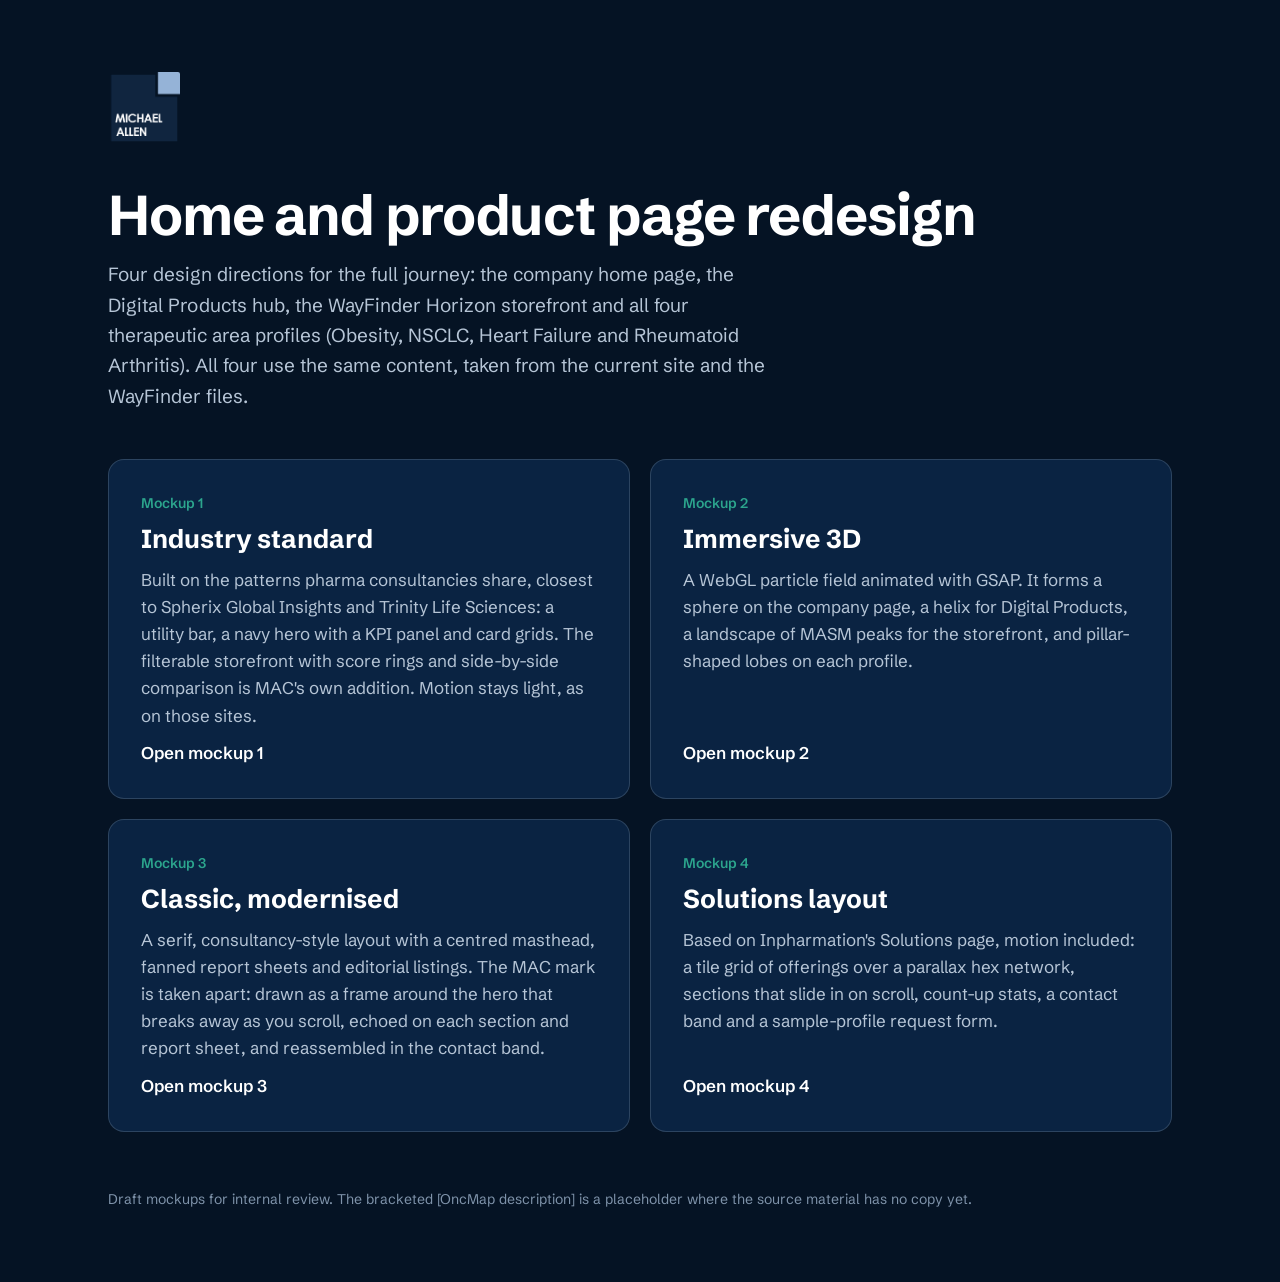
<file: index.html>
<!DOCTYPE html>
<html lang="en">
<head>
<meta charset="utf-8">
<meta name="viewport" content="width=device-width, initial-scale=1, viewport-fit=cover">
<title>Michael Allen Company | Redesign mockups</title>
<link rel="icon" type="image/png" href="/shared/mac-logo.png">
<link rel="preconnect" href="https://fonts.googleapis.com"><link rel="preconnect" href="https://fonts.gstatic.com" crossorigin>
<link href="https://fonts.googleapis.com/css2?family=Schibsted+Grotesk:wght@400;500;600;700&display=swap" rel="stylesheet">
<style>
:root{--navy:#0A2342;--deep:#051324;--teal:#2CA58D;--orange:#EF8200;--soft:#B6C5D6;--line:rgba(182,197,214,.2)}
*{box-sizing:border-box}
body{margin:0;min-height:100vh;background:var(--deep);color:var(--soft);font:17px/1.6 'Schibsted Grotesk',system-ui,sans-serif;padding:env(safe-area-inset-top,0) 0 env(safe-area-inset-bottom,0)}
.wrap{max-width:1120px;margin:0 auto;padding:72px 28px}
.brand{font-weight:700;letter-spacing:.16em;color:#fff;font-size:15px}
h1{color:#fff;font-size:clamp(34px,5vw,56px);line-height:1.1;margin:40px 0 14px;letter-spacing:-.02em}
p.lead{max-width:56ch;margin:0 0 48px;font-size:19px}
.grid{display:grid;grid-template-columns:repeat(2,1fr);gap:20px}
a.card{display:flex;flex-direction:column;gap:10px;padding:32px;border:1px solid var(--line);border-radius:16px;background:var(--navy);text-decoration:none;color:var(--soft);min-height:230px;transition:border-color .15s,transform .15s}
a.card:hover{border-color:var(--teal);transform:translateY(-2px)}
a.card:focus-visible{outline:3px solid var(--orange);outline-offset:3px}
.n{font-size:14px;font-weight:600;color:var(--teal)}
a.card h2{color:#fff;font-size:26px;margin:0;line-height:1.2}
a.card p{margin:0;flex:1}
a.card span.go{color:#fff;font-weight:600}
footer{margin-top:56px;font-size:14px;color:#7F93AA}
@media (max-width:760px){.grid{grid-template-columns:1fr}}
@media (prefers-reduced-motion:reduce){a.card{transition:none}a.card:hover{transform:none}}
.maclogo{display:block;height:auto;border-radius:2px}
</style>
</head>
<body><main class="wrap">
<div class="brand"><img class="maclogo" src="/shared/mac-logo.png" alt="Michael Allen Company" width="72" height="72"></div>
<h1>Home and product page redesign</h1>
<p class="lead">Four design directions for the full journey: the company home page, the Digital Products hub, the WayFinder Horizon storefront and all four therapeutic area profiles (Obesity, NSCLC, Heart Failure and Rheumatoid Arthritis). All four use the same content, taken from the current site and the WayFinder files.</p>
<div class="grid">
<a class="card" href="/industry"><span class="n">Mockup 1</span><h2>Industry standard</h2><p>Built on the patterns pharma consultancies share, closest to Spherix Global Insights and Trinity Life Sciences: a utility bar, a navy hero with a KPI panel and card grids. The filterable storefront with score rings and side-by-side comparison is MAC's own addition. Motion stays light, as on those sites.</p><span class="go">Open mockup 1</span></a>
<a class="card" href="/immersive"><span class="n">Mockup 2</span><h2>Immersive 3D</h2><p>A WebGL particle field animated with GSAP. It forms a sphere on the company page, a helix for Digital Products, a landscape of MASM peaks for the storefront, and pillar-shaped lobes on each profile.</p><span class="go">Open mockup 2</span></a>
<a class="card" href="/classic"><span class="n">Mockup 3</span><h2>Classic, modernised</h2><p>A serif, consultancy-style layout with a centred masthead, fanned report sheets and editorial listings. The MAC mark is taken apart: drawn as a frame around the hero that breaks away as you scroll, echoed on each section and report sheet, and reassembled in the contact band.</p><span class="go">Open mockup 3</span></a>
<a class="card" href="/solutions"><span class="n">Mockup 4</span><h2>Solutions layout</h2><p>Based on Inpharmation's Solutions page, motion included: a tile grid of offerings over a parallax hex network, sections that slide in on scroll, count-up stats, a contact band and a sample-profile request form.</p><span class="go">Open mockup 4</span></a>
</div>
<footer>Draft mockups for internal review. The bracketed [OncMap description] is a placeholder where the source material has no copy yet.</footer>
</main></body></html>
</file>
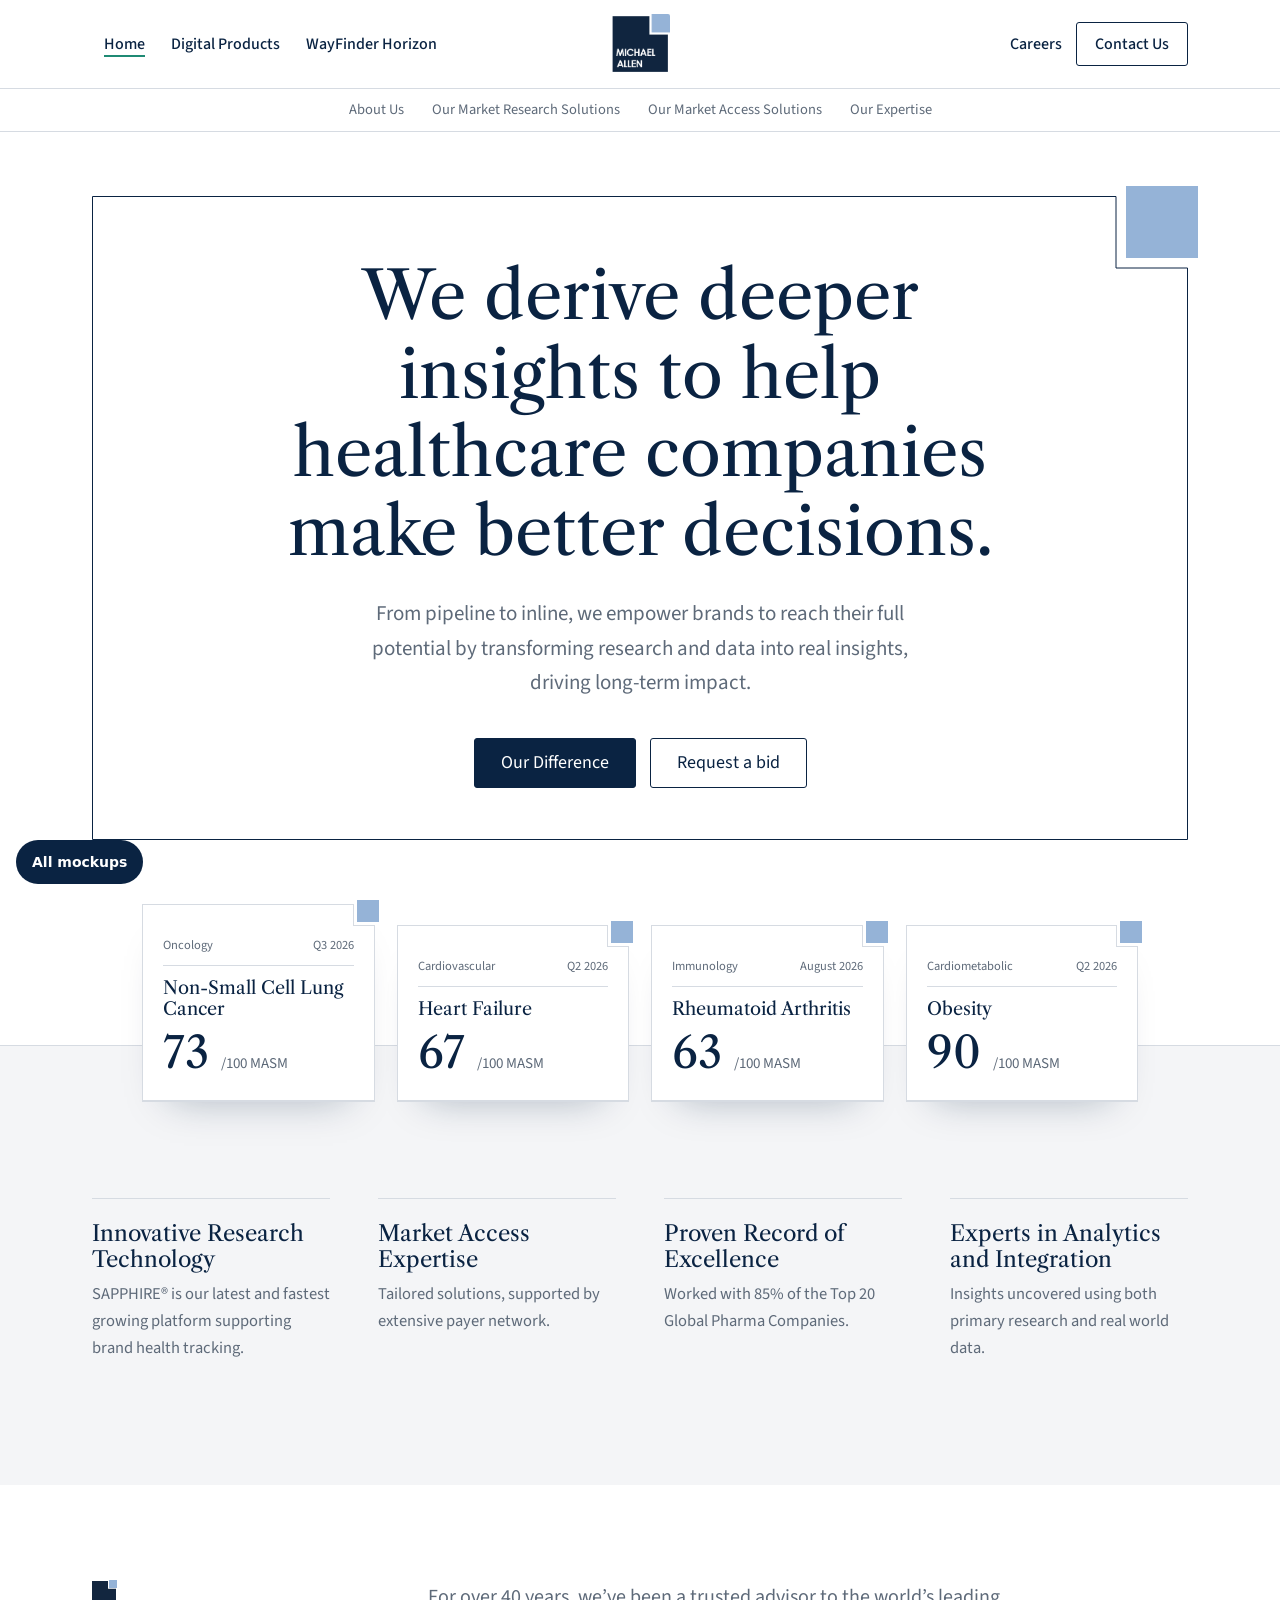
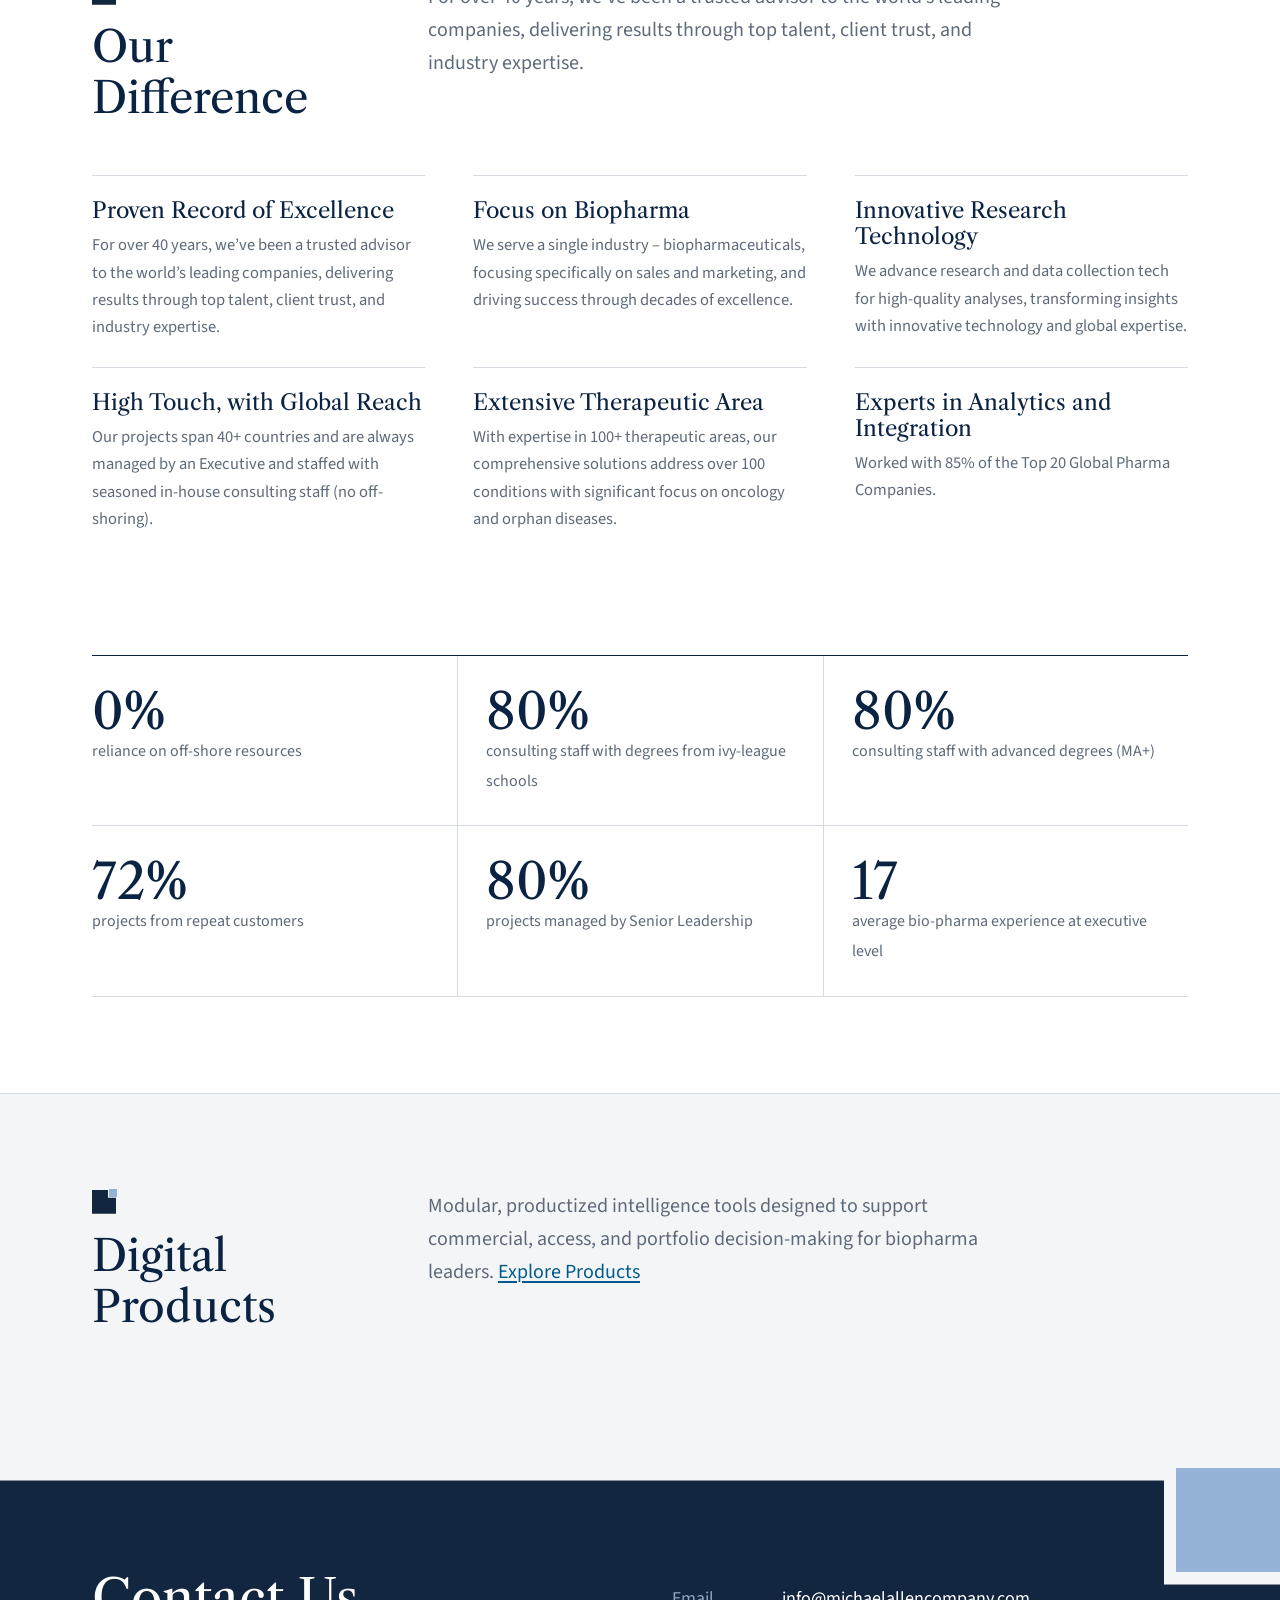
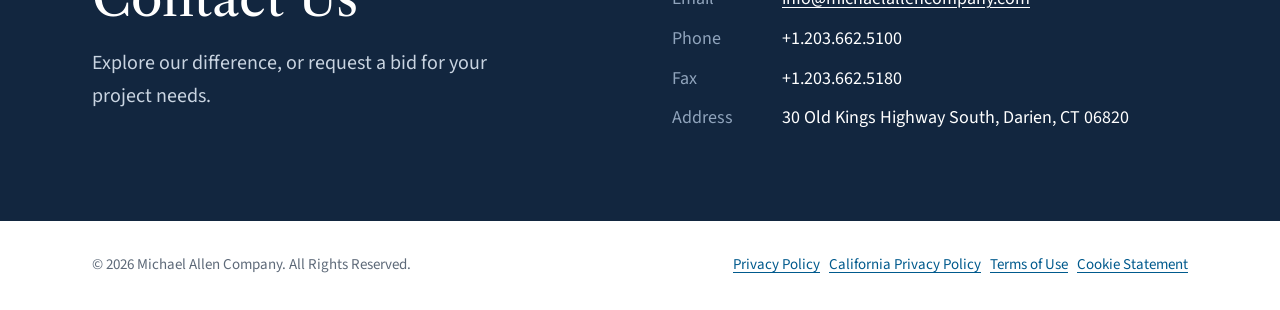
<file: classic.html>
<!DOCTYPE html>
<html lang="en">
<head>
<meta charset="utf-8">
<meta name="viewport" content="width=device-width, initial-scale=1, viewport-fit=cover">
<title>Michael Allen Company | Mockup 3</title>
<link rel="icon" type="image/png" href="/shared/mac-logo.png">
<link rel="preconnect" href="https://fonts.googleapis.com"><link rel="preconnect" href="https://fonts.gstatic.com" crossorigin>
<link href="https://fonts.googleapis.com/css2?family=Libre+Caslon+Text:ital,wght@0,400;0,700;1,400&family=Source+Sans+3:wght@400;500;600;700&display=swap" rel="stylesheet">
<link rel="stylesheet" href="/shared/base.css">
<style>
:root{--c-ink:#0A2342;--c-text:#34404F;--c-muted:#5E6A79;--c-line:#D6DBE2;--c-surface:#fff;--c-surface2:#F4F5F7;--c-accent:#005A8D;--c-ring:#1F8A74;--r:3px;--f-display:'Libre Caslon Text',Georgia,serif;--stone:#F4F5F7;--teal:#1F8A74;
 box-sizing:border-box;padding-top:env(safe-area-inset-top,0px);padding-bottom:env(safe-area-inset-bottom,0px)}
*,*::before,*::after{box-sizing:inherit}
html{scroll-padding-top:calc(env(safe-area-inset-top,0px) + 100px)}
body{margin:0;background:#fff;color:var(--c-text);font:18px/1.65 'Source Sans 3',system-ui,-apple-system,'Segoe UI',sans-serif;-webkit-font-smoothing:antialiased}
:focus-visible{outline:2px solid var(--c-accent);outline-offset:3px}
a{color:var(--c-accent);text-underline-offset:3px}
h1,h2,h3{font-family:var(--f-display);color:var(--c-ink);font-weight:400;margin:0;line-height:1.18}
.wrap{max-width:1160px;margin:0 auto;padding:0 32px}
.mast{border-bottom:1px solid var(--c-line);background:#fff;position:sticky;top:0;z-index:40}
.mast .top{display:grid;grid-template-columns:1fr auto 1fr;align-items:center;height:88px}
.brand{text-decoration:none;color:var(--c-ink);text-align:center;line-height:1}
.brand b{font:400 25px var(--f-display);letter-spacing:.2em;display:block}.brand span{font-size:11px;letter-spacing:.42em;color:var(--c-muted);display:block;margin-top:7px}
.mast nav{display:flex;gap:2px}.mast .side{display:flex;justify-content:flex-end;gap:2px}
.mast nav a,.mast .side a{font-weight:500;font-size:16px;color:var(--c-ink);padding:0 12px;min-height:44px;display:inline-flex;align-items:center;text-decoration:none}
.mast nav a[aria-current="page"]{text-decoration:underline;text-underline-offset:6px;text-decoration-color:var(--teal);text-decoration-thickness:2px}
.mast .side .ct{border:1px solid var(--c-ink);border-radius:3px;padding:0 18px}
.sub{border-top:1px solid var(--c-line);font-size:14.5px}
.sub .wrap{display:flex;justify-content:center;gap:28px;height:42px;align-items:center;overflow-x:auto;white-space:nowrap}
.sub a{color:var(--c-muted);text-decoration:none}.sub a:hover{color:var(--c-ink)}
@media (max-width:860px){.mast nav a:not([data-nav]),.mast .side a:not(.ct){display:none}.mast .top{grid-template-columns:auto auto;justify-content:space-between}.mast nav{display:none}.sub .wrap{justify-content:flex-start}}
.btn{display:inline-flex;align-items:center;min-height:50px;padding:0 26px;font:600 16px inherit;font-family:inherit;border-radius:3px;text-decoration:none;border:1px solid var(--c-ink)}
.btn-d{background:var(--c-ink);color:#fff}.btn-p{color:var(--c-ink)}.btn-p:hover{background:var(--stone)}
.hero{text-align:center;padding:96px 0 0}
.hero h1{font-size:clamp(38px,5.2vw,68px);max-width:18ch;margin:0 auto}
.dek{font-size:21px;color:var(--c-muted);max-width:54ch;margin:26px auto 38px}
.ctas{display:flex;gap:14px;justify-content:center;flex-wrap:wrap}
.crumb{font-size:15px;color:var(--c-muted);margin-bottom:30px}
.folio{margin:64px auto 0;max-width:1060px;display:grid;grid-template-columns:repeat(4,1fr);gap:22px;align-items:end;padding:0 32px}
.sheet{display:block;text-decoration:none;background:#fff;border:1px solid var(--c-line);padding:22px 20px 26px;text-align:left;box-shadow:0 1px 0 var(--c-line),0 24px 40px -28px rgba(10,35,66,.35);color:var(--c-text);transition:transform .2s}
.sheet:hover{transform:translateY(-6px)}.sheet:nth-child(2),.sheet:nth-child(3){transform:translateY(-24px)}.sheet:nth-child(2):hover,.sheet:nth-child(3):hover{transform:translateY(-30px)}
.sheet .k{font-size:12.5px;color:var(--c-muted);border-bottom:1px solid var(--c-line);padding-bottom:9px;margin-bottom:12px;display:flex;justify-content:space-between}
.sheet h3{font-size:18px;margin-bottom:10px}.sheet .sc{font:400 44px/1 var(--f-display);color:var(--c-ink)}.sheet .sc small{font:15px 'Source Sans 3',sans-serif;color:var(--c-muted)}
@media (max-width:860px){.folio{grid-template-columns:1fr 1fr}.sheet:nth-child(n){transform:none}}
.band{background:var(--stone);border-top:1px solid var(--c-line);margin-top:-56px;padding-top:120px}
section.sec{padding:96px 0}
.st{display:grid;grid-template-columns:280px 1fr;gap:56px;margin-bottom:52px}
.st h2{font-size:clamp(30px,3.4vw,44px)}.st p{margin:0;font-size:20px;color:var(--c-muted);max-width:58ch}
@media (max-width:860px){.st{grid-template-columns:1fr;gap:14px}}
.offer{border-top:1px solid var(--c-ink)}
.offer article{display:grid;grid-template-columns:280px 1fr 180px;gap:56px;padding:34px 0;border-bottom:1px solid var(--c-line);align-items:start}
.offer h3{font-size:28px}.offer .s{font-size:14px;color:var(--teal);font-weight:600;margin-top:6px;display:block}.offer .s.soon{color:#A95800}
.offer p{margin:0;max-width:58ch}.offer a{justify-self:end;font-weight:600}
@media (max-width:860px){.offer article{grid-template-columns:1fr;gap:10px}.offer a{justify-self:start}}
.grid3{display:grid;grid-template-columns:repeat(3,1fr);gap:0 48px}
.grid3 div{border-top:1px solid var(--c-line);padding:22px 0 26px}.grid3 h3{font-size:22px;margin-bottom:8px}.grid3 p{margin:0;font-size:16.5px;color:var(--c-muted)}
@media (max-width:860px){.grid3{grid-template-columns:1fr}}
.seq{display:grid;grid-template-columns:repeat(3,1fr);gap:0 48px;counter-reset:q;list-style:none;padding:0;margin:0}
.seq li{border-top:1px solid var(--c-line);padding:16px 0 20px;counter-increment:q;display:grid;grid-template-columns:36px 1fr;color:var(--c-ink);font-weight:600}
.seq li::before{content:counter(q);font:italic 20px var(--f-display);color:var(--teal)}
@media (max-width:860px){.seq{grid-template-columns:1fr}}
.figs{display:grid;grid-template-columns:repeat(3,1fr);border-top:1px solid var(--c-ink)}
.figs div{padding:30px 28px 30px 0;border-bottom:1px solid var(--c-line)}.figs div:not(:nth-child(3n+1)){padding-left:28px;border-left:1px solid var(--c-line)}
.figs b{font:400 50px/1 var(--f-display);color:var(--c-ink);display:block}.figs span{color:var(--c-muted);font-size:16px}
@media (max-width:860px){.figs{grid-template-columns:1fr 1fr}.figs div:nth-child(n){padding-left:0;border-left:0}}
.tp{padding:72px 0 64px;border-bottom:1px solid var(--c-line)}
.tpg{display:grid;grid-template-columns:1.3fr 1fr;gap:72px;align-items:end}
.tp h1{font-size:clamp(44px,6vw,82px)}
.facts{border-top:1px solid var(--c-ink)}.facts div{display:flex;justify-content:space-between;padding:13px 0;border-bottom:1px solid var(--c-line)}.facts b{font:400 24px var(--f-display);color:var(--c-ink)}
@media (max-width:860px){.tpg{grid-template-columns:1fr;gap:36px}}
.contact{background:var(--c-ink);color:#C9D4E1}
.contact .wrap{display:grid;grid-template-columns:1fr 1fr;gap:64px;padding-top:88px;padding-bottom:88px}
.contact h2{color:#fff;font-size:clamp(32px,4vw,52px)}
.contact dl{margin:0;display:grid;grid-template-columns:90px 1fr;gap:10px 20px;align-content:end}.contact dt{color:#90A4BC}.contact dd{margin:0;color:#fff}.contact a{color:#fff}
@media (max-width:860px){.contact .wrap{grid-template-columns:1fr}}
.foot{padding:32px 0;font-size:15px;color:var(--c-muted)}.foot .wrap{display:flex;justify-content:space-between;flex-wrap:wrap;gap:12px}
/* classic overrides for shared components */
.sf-card{border-radius:0;border-width:1px 0 0;padding:30px 0;background:transparent}.sf-list{gap:0;border-bottom:1px solid var(--c-line)}
.sf-main h3{font-weight:400;font-size:26px}
.sf-chip{border-radius:3px}.sf-btn{border-radius:3px}
.pf-head h1{font-weight:400}.pf-sec>h2{font-weight:400}.pf-pv{font-weight:400}.pf-stat b{font-weight:400}.pf-card h3,.pf-radar h3{font-weight:400;font-size:19px}
.pf-pillar,.pf-card,.pf-radar article{border-radius:0}.pf-n{font-style:italic;color:var(--teal)}
.sc-ring b{font-weight:400}
.back{position:fixed;left:16px;bottom:calc(16px + env(safe-area-inset-bottom,0px));z-index:60;background:var(--c-ink);color:#fff;font:600 14px system-ui,sans-serif;padding:0 16px;min-height:44px;display:inline-flex;align-items:center;border-radius:22px;text-decoration:none}
.maclogo{display:block;height:auto;border-radius:2px}
/* Logo deconstruction. The MAC mark is a navy square with its top-right corner cut out, and a light-blue square
   sitting in that notch, nudged up and right by a small gutter. Hero: the mark drawn as a hairline frame that
   comes apart on scroll. Section heads and report sheets: small copies of the corner. Contact band: the mark
   reassembled at full scale. */
:root{--mac-navy:#12263F;--mac-blue:#95B3D7}
.hero{padding-top:64px}
.plate{--n:72px;--g:10px;position:relative;padding:60px 56px 52px}
.plate h1{position:relative}
.plate-line{position:absolute;inset:0;width:100%;height:100%;overflow:visible;pointer-events:none}
.plate-line path{fill:none;stroke:var(--c-ink);stroke-width:1;vector-effect:non-scaling-stroke;stroke-dashoffset:calc(var(--p,0) * var(--len,0px) * .75);opacity:calc(1 - var(--p,0) * .5)}
.plate-sq{position:absolute;right:calc(-1 * var(--g));top:calc(-1 * var(--g));width:var(--n);height:var(--n);background:var(--mac-blue);
 transform:translate(calc(var(--p,0) * 150px),calc(var(--p,0) * -120px)) rotate(calc(var(--p,0) * 20deg))}
.motion .plate-line path{animation:drawline 1.8s cubic-bezier(.6,.05,.3,1) both}
@keyframes drawline{from{stroke-dashoffset:var(--len,0px)}to{stroke-dashoffset:0}}
.motion .plate-sq{animation:land 1s cubic-bezier(.3,1.35,.5,1) .9s both}
@keyframes land{from{transform:translate(160px,-140px) rotate(35deg) scale(.5);opacity:0}to{transform:none;opacity:1}}
.plate.scrub .plate-line path,.plate.scrub .plate-sq{animation:none}
@media (max-width:860px){.plate{--n:44px;--g:7px;padding:56px 22px 44px}}
.st h2{position:relative;padding-top:40px}
.st h2::before{content:"";position:absolute;left:0;top:0;width:24px;height:24px;background:var(--mac-navy);clip-path:polygon(0 0,16px 0,16px 8px,100% 8px,100% 100%,0 100%)}
.st h2::after{content:"";position:absolute;left:17px;top:-1px;width:8px;height:8px;background:var(--mac-blue);transition:transform .8s cubic-bezier(.3,1.4,.5,1) .35s,opacity .4s ease .35s}
.motion .st.rv:not(.in) h2::after{transform:translate(16px,-16px) rotate(45deg);opacity:0}
.contact .st h2::before,.contact .st h2::after{display:none}
.sheet{position:relative;padding-top:30px;--sn:22px;--sg:4px}
.sheet::before{content:"";position:absolute;top:-1px;right:-1px;width:var(--sn);height:var(--sn);background:#fff;border-left:1px solid var(--c-line);border-bottom:1px solid var(--c-line)}
.sheet::after{content:"";position:absolute;top:calc(-1px - var(--sg));right:calc(-1px - var(--sg));width:var(--sn);height:var(--sn);background:var(--mac-blue);transition:transform .35s cubic-bezier(.3,1.4,.5,1)}
.sheet:hover::after{transform:translate(7px,-7px) rotate(8deg)}
.contact{--n:104px;--g:12px;background:var(--mac-navy);clip-path:polygon(0 0,calc(100% - var(--n) - var(--g)) 0,calc(100% - var(--n) - var(--g)) var(--n),100% var(--n),100% 100%,0 100%);transition:clip-path .8s cubic-bezier(.6,.05,.3,1)}
.dock{position:relative;height:0;z-index:2;--n:104px;--g:12px}
.dock::before{content:"";position:absolute;right:0;top:0;width:calc(var(--n) + var(--g));height:var(--n);background:var(--dock-bg,#fff)}
.dock span{position:absolute;right:0;top:calc(-1 * var(--g));width:var(--n);height:var(--n);background:var(--mac-blue);transition:transform 1.1s cubic-bezier(.3,1.25,.5,1) .45s,opacity .5s ease .45s}
.motion .contact:not(.dock-in){clip-path:polygon(0 0,100% 0,100% 0,100% 0,100% 100%,0 100%)}
.motion .dock:not(.dock-in) span{transform:translate(120px,-260px) rotate(40deg) scale(.6);opacity:0}
@media (max-width:860px){.contact,.dock{--n:60px;--g:8px}}
.sheet,.offer article,.grid3 div{transition:transform .25s ease}
@media (prefers-reduced-motion:reduce){.plate-sq{transform:none}.plate-line path{stroke-dashoffset:0;opacity:1}.sheet::after,.st h2::after,.dock span,.contact{transition:none}}
</style>
</head>
<body data-mock="Mockup 3: Classic, modernised">
<header class="mast">
  <div class="wrap top">
    <nav aria-label="Primary"><a href="#/" data-nav="company">Home</a><a href="#/products" data-nav="hub">Digital Products</a><a href="#/wayfinder" data-nav="wayfinder">WayFinder Horizon</a></nav>
    <a class="brand" href="#/"><img class="maclogo" src="/shared/mac-logo.png" alt="Michael Allen Company" width="60" height="60"></a>
    <div class="side"><a href="#">Careers</a><a class="ct" href="#contact">Contact Us</a></div>
  </div>
  <div class="sub"><div class="wrap" aria-label="Company"><a href="#">About Us</a><a href="#">Our Market Research Solutions</a><a href="#">Our Market Access Solutions</a><a href="#">Our Expertise</a></div></div>
</header>
<main>
<div data-view="company">
  <section class="hero"><div class="wrap"><div class="plate" id="plate">
    <svg class="plate-line" aria-hidden="true" focusable="false"><path/></svg><span class="plate-sq" aria-hidden="true"></span>
    <h1>We derive deeper insights to help healthcare companies make better decisions.</h1>
    <p class="dek">From pipeline to inline, we empower brands to reach their full potential by transforming research and data into real insights, driving long-term impact.</p>
    <div class="ctas"><a class="btn btn-d" href="#difference">Our Difference</a><a class="btn btn-p" href="#contact">Request a bid</a></div>
  </div></div>
  <div class="folio" id="folio" aria-label="WayFinder Horizon profiles"></div></section>
  <div class="band"><section class="sec" style="padding-top:32px"><div class="wrap">
    <div class="grid3" id="cPillars" style="grid-template-columns:repeat(4,1fr)"></div>
  </div></section></div>
  <section class="sec" id="difference"><div class="wrap">
    <div class="st"><h2>Our Difference</h2><p>For over 40 years, we’ve been a trusted advisor to the world’s leading companies, delivering results through top talent, client trust, and industry expertise.</p></div>
    <div class="grid3" id="cDiff"></div>
  </div></section>
  <section class="sec" style="padding-top:0"><div class="wrap"><div class="figs" id="cStats"></div></div></section>
  <section class="sec" style="background:var(--stone);border-top:1px solid var(--c-line)"><div class="wrap">
    <div class="st"><h2>Digital Products</h2><p>Modular, productized intelligence tools designed to support commercial, access, and portfolio decision‑making for biopharma leaders. <a href="#/products">Explore Products</a></p></div>
  </div></section>
</div>

<div data-view="hub" hidden>
  <section class="tp"><div class="wrap">
    <div class="crumb"><a href="#/">Michael Allen Company</a> / Digital Products</div>
    <div class="tpg"><div><h1>Strategic Intelligence, Built to Scale</h1><p class="dek" style="margin:22px 0 0;text-align:left">Modular, productized intelligence tools designed to support commercial, access, and portfolio decision‑making for biopharma leaders.</p></div>
    <div class="facts"><div><span>Top 20 Pharma Clients</span><b>85%</b></div><div><span>Countries Covered</span><b>40+</b></div><div><span>Staffing</span><b>Executive In-House</b></div></div></div>
  </div></section>
  <section class="sec"><div class="wrap">
    <div class="st"><h2>Our Product Suite</h2><p>First-class digital intelligence tools built on verified market access and oncology mapping methodologies.</p></div>
    <div class="offer">
      <article><div><h3>WayFinder Horizon</h3><span class="s">Market Intelligence</span></div><p>A strategic intelligence product delivering standardized market and opportunity overviews to support early decision-making.</p><a href="#/wayfinder">Learn more</a></article>
      <article><div><h3>OncMap</h3><span class="s">Product</span></div><p>[OncMap description]</p><a href="#">Learn more</a></article>
      <article><div><h3>Future Intelligence Module</h3><span class="s soon">In Development</span></div><p>Our digital product portfolio continues to expand across indications, data types, and strategic use cases: Pipeline Strategy, Access Optimization, and Commercial Planning.</p><a href="#contact">Register interest</a></article>
    </div>
  </div></section>
  <section class="sec" style="background:var(--stone);border-top:1px solid var(--c-line)"><div class="wrap">
    <div class="st"><h2>Structured Core Methodologies</h2><p>Designed like modern premium modular suites, our digital intelligence tools are built upon a validated, standardized sequence of analytical frameworks. This structural consistency guarantees unassailable credibility and seamless comparability across every commercial, access, and pipeline module.</p></div>
    <ol class="seq" id="hSeq"></ol>
    <div class="grid3" id="hFeats" style="grid-template-columns:repeat(4,1fr);margin-top:56px"></div>
  </div></section>
</div>

<div data-view="wayfinder" hidden>
  <section class="tp"><div class="wrap">
    <div class="crumb"><a href="#/">Michael Allen Company</a> / <a href="#/products">Digital Products</a> / WayFinder Horizon</div>
    <div class="tpg"><div><h1>WayFinder Horizon</h1><p class="dek" style="margin:22px 0 0;text-align:left">Explore comprehensive therapeutic area overviews ranked by MASM Attractiveness Scores. Each profile distills market sizing, unmet need, competitive white space, and payer access into an actionable strategic lens.</p></div>
    <div class="facts" id="wFacts"></div></div>
  </div></section>
  <section class="sec"><div class="wrap"><div class="st"><h2>Therapeutic Area Storefront</h2><p>Select a profile to read its full overview, or compare pillar scores side by side.</p></div><div data-store></div></div></section>
  <section class="sec" style="background:var(--stone);border-top:1px solid var(--c-line)"><div class="wrap"><div class="st"><h2>How the score works</h2><p>The MASM Attractiveness Score combines four pillars.</p></div><div class="grid3" id="wDefs" style="grid-template-columns:repeat(4,1fr)"></div></div></section>
</div>

<div data-view="profile" hidden><div class="pf-root"></div></div>
</main>
<div class="dock" aria-hidden="true"><span></span></div>
<section class="contact" id="contact"><div class="wrap">
  <div><h2>Contact Us</h2><p style="font-size:20px;margin-top:18px;max-width:44ch">Explore our difference, or request a bid for your project needs.</p></div>
  <dl id="cDl"></dl>
</div></section>
<footer class="foot"><div class="wrap"><span>© 2026 Michael Allen Company. All Rights Reserved.</span><span><a href="#">Privacy Policy</a> &nbsp; <a href="#">California Privacy Policy</a> &nbsp; <a href="#">Terms of Use</a> &nbsp; <a href="#">Cookie Statement</a></span></div></footer>
<a class="back" href="/">All mockups</a>
<script src="/shared/data.js"></script>
<script src="/shared/mac.js"></script>
<script>
(function(){const M=MAC,C=M.company,$=id=>document.getElementById(id);
$('folio').innerHTML=M.tas.map(t=>`<a class="sheet" href="#/profile/${t.id}"><div class="k"><span>${t.cat}</span><span>${t.updated}</span></div><h3>${t.name}</h3><div class="sc">${t.masm} <small>/100 MASM</small></div></a>`).join('');
$('cPillars').innerHTML=C.pillars.map(p=>`<div><h3>${p.t}</h3><p>${p.d}</p></div>`).join('');
$('cDiff').innerHTML=C.difference.map(p=>`<div><h3>${p.t}</h3><p>${p.d}</p></div>`).join('');
$('cStats').innerHTML=C.stats.map(s=>`<div><b>${s.v}</b><span>${s.l}</span></div>`).join('');
$('hSeq').innerHTML=M.hub.methods.map(m=>`<li>${m}</li>`).join('');
$('hFeats').innerHTML=M.hub.arch.feats.map(f=>`<div><h3>${f.t}</h3><p>${f.d}</p></div>`).join('');
$('wFacts').innerHTML=`<div><span>TAs Profiled</span><b>${M.tas.length}</b></div>`+M.storefront.stats.map(s=>`<div><span>${s.l}</span><b>${s.v}</b></div>`).join('');
$('wDefs').innerHTML=M.pillarKeys.map(k=>`<div><h3>${M.pillarLabels[k]}</h3><p>${M.storefront.tips[k]}</p></div>`).join('');
$('cDl').innerHTML=`<dt>Email</dt><dd><a href="mailto:${C.contact.email}">${C.contact.email}</a></dd><dt>Phone</dt><dd>${C.contact.phone}</dd><dt>Fax</dt><dd>${C.contact.fax}</dd><dt>Address</dt><dd>${C.contact.address}</dd>`;
})();
</script>
<script src="/shared/motion.js"></script>
<script>
(function(){
const plate=document.getElementById('plate'),path=plate.querySelector('path');
/* The frame is the logo's outline: a rectangle with the top-right n x n corner cut out. Redrawn on resize. */
function frame(){const w=plate.offsetWidth,h=plate.offsetHeight,n=parseFloat(getComputedStyle(plate).getPropertyValue('--n'));
 path.setAttribute('d',`M.5 .5H${w-n}V${n}H${w-.5}V${h-.5}H.5Z`);const len=path.getTotalLength();
 path.style.strokeDasharray=len;plate.style.setProperty('--len',len+'px')}
frame();addEventListener('resize',frame);
const m=MACMotion({items:[
  ['.plate h1',{delay:.35}],['.plate .dek',{delay:.5}],['.plate .ctas',{delay:.62}],
  ['.folio',{group:true,from:'deal',delay:.1,stagger:.12}],
  ['.st',{}],
  ['.grid3,.seq',{group:true,rule:true,stagger:.08}],
  ['.offer article',{stagger:.1}],
  ['.figs',{group:true,stagger:.07}],
  ['.tp .crumb,.tp h1,.tp .dek',{stagger:.1}],
  ['.facts',{group:true,from:'fade',delay:.3,stagger:.1}],
  ['.contact .wrap>*',{delay:.2,stagger:.12}]
 ],count:'.figs b,.facts b'});
if(m.reduce)return;
/* Scroll: the blue square breaks away and the frame line retracts as the hero leaves the screen */
setTimeout(()=>plate.classList.add('scrub'),2100);
let tick=false;const upd=()=>{tick=false;if(plate.closest('[hidden]'))return;const r=plate.getBoundingClientRect();
 plate.style.setProperty('--p',Math.min(1,Math.max(0,(90-r.top)/(r.height*1.1))).toFixed(3))};
addEventListener('scroll',()=>{if(!tick){tick=true;requestAnimationFrame(upd)}},{passive:true});
/* Contact band: the notch opens and the square flies in to dock, reassembling the mark */
const ct=document.getElementById('contact'),dock=document.querySelector('.dock');
/* the notch gutter shows the colour of whichever section sits above the band on the current view */
const bg=()=>{const r=ct.getBoundingClientRect();if(r.top<2||r.top>innerHeight)return;
 let el=document.elementFromPoint(innerWidth-160,r.top-2),c='#fff';
 for(;el&&el!==document.documentElement;el=el.parentElement){const x=getComputedStyle(el).backgroundColor;if(x!=='rgba(0, 0, 0, 0)'&&x!=='transparent'){c=x;break}}
 dock.style.setProperty('--dock-bg',c)};
addEventListener('scroll',()=>requestAnimationFrame(bg),{passive:true});
new IntersectionObserver((es,o)=>es.forEach(e=>{if(e.isIntersecting){ct.classList.add('dock-in');dock.classList.add('dock-in');o.disconnect()}}),{threshold:.35}).observe(ct);
})();
</script>
</body>
</html>
</file>
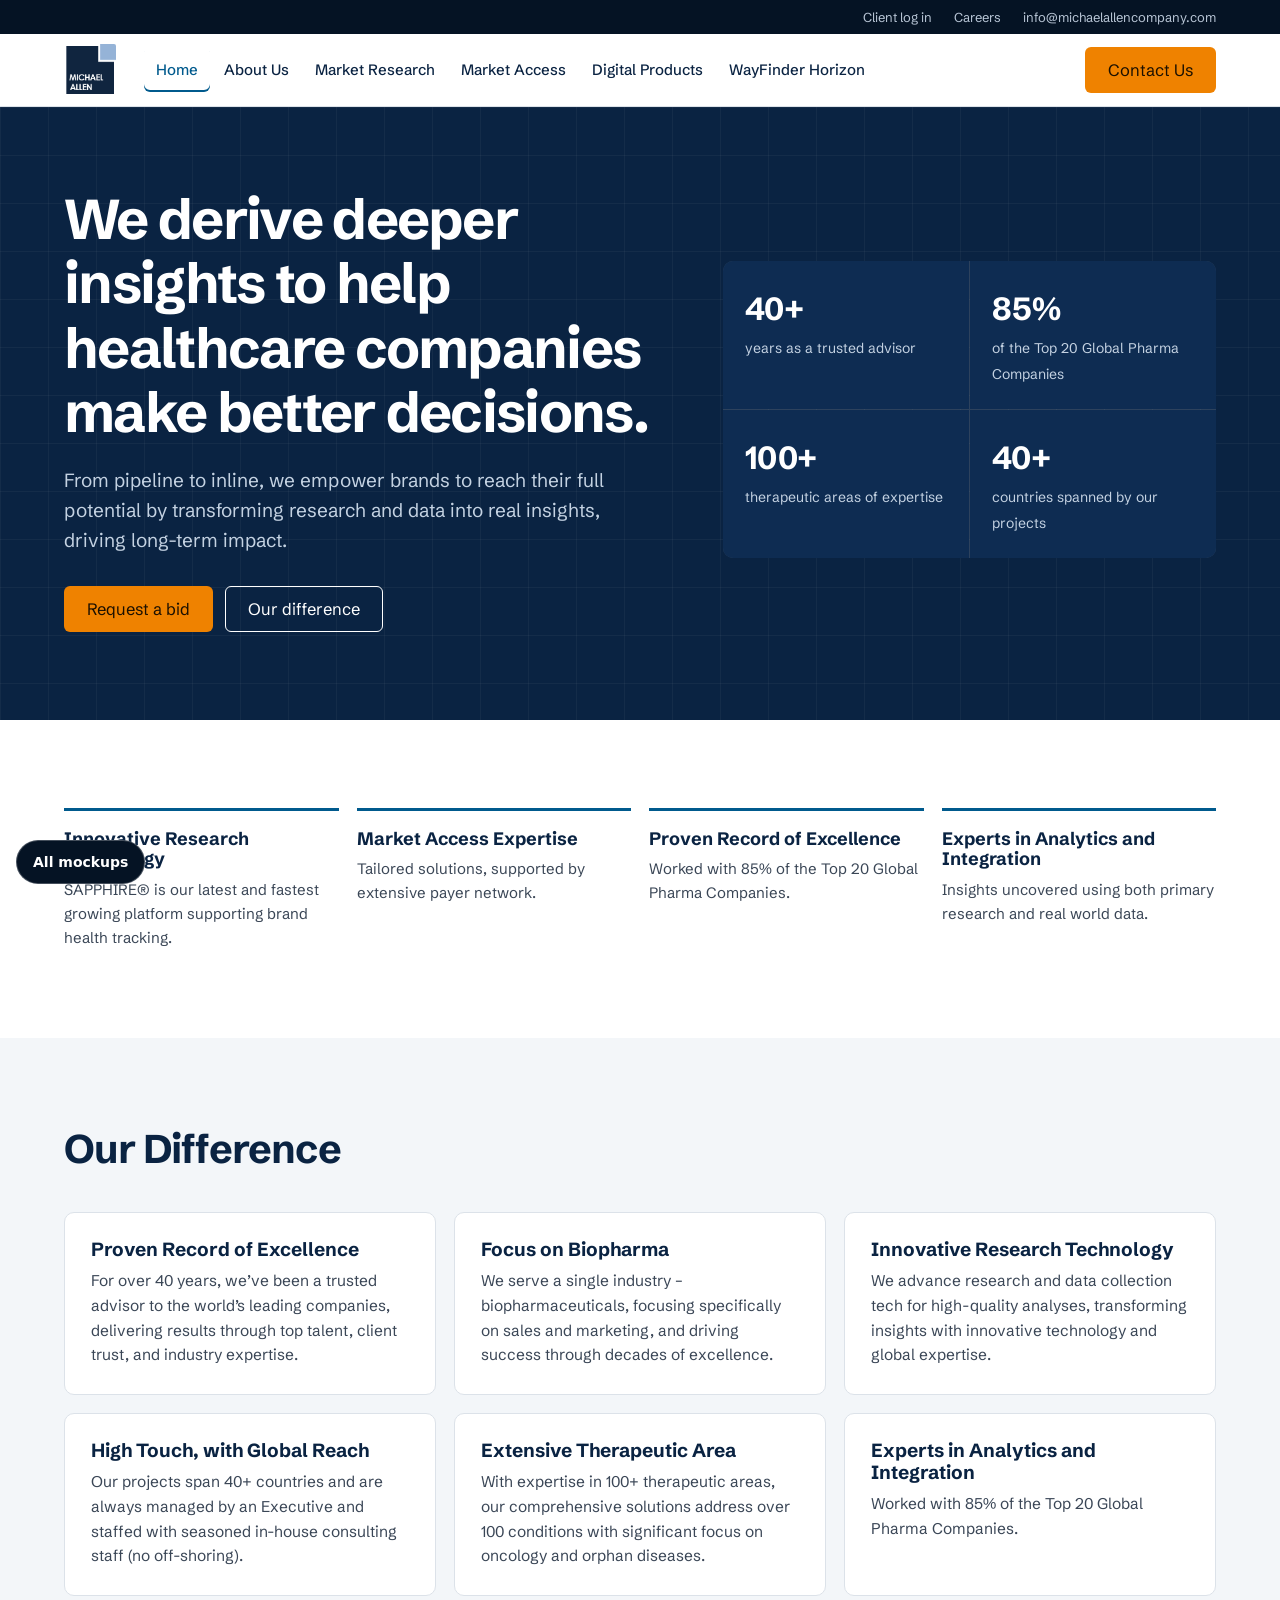
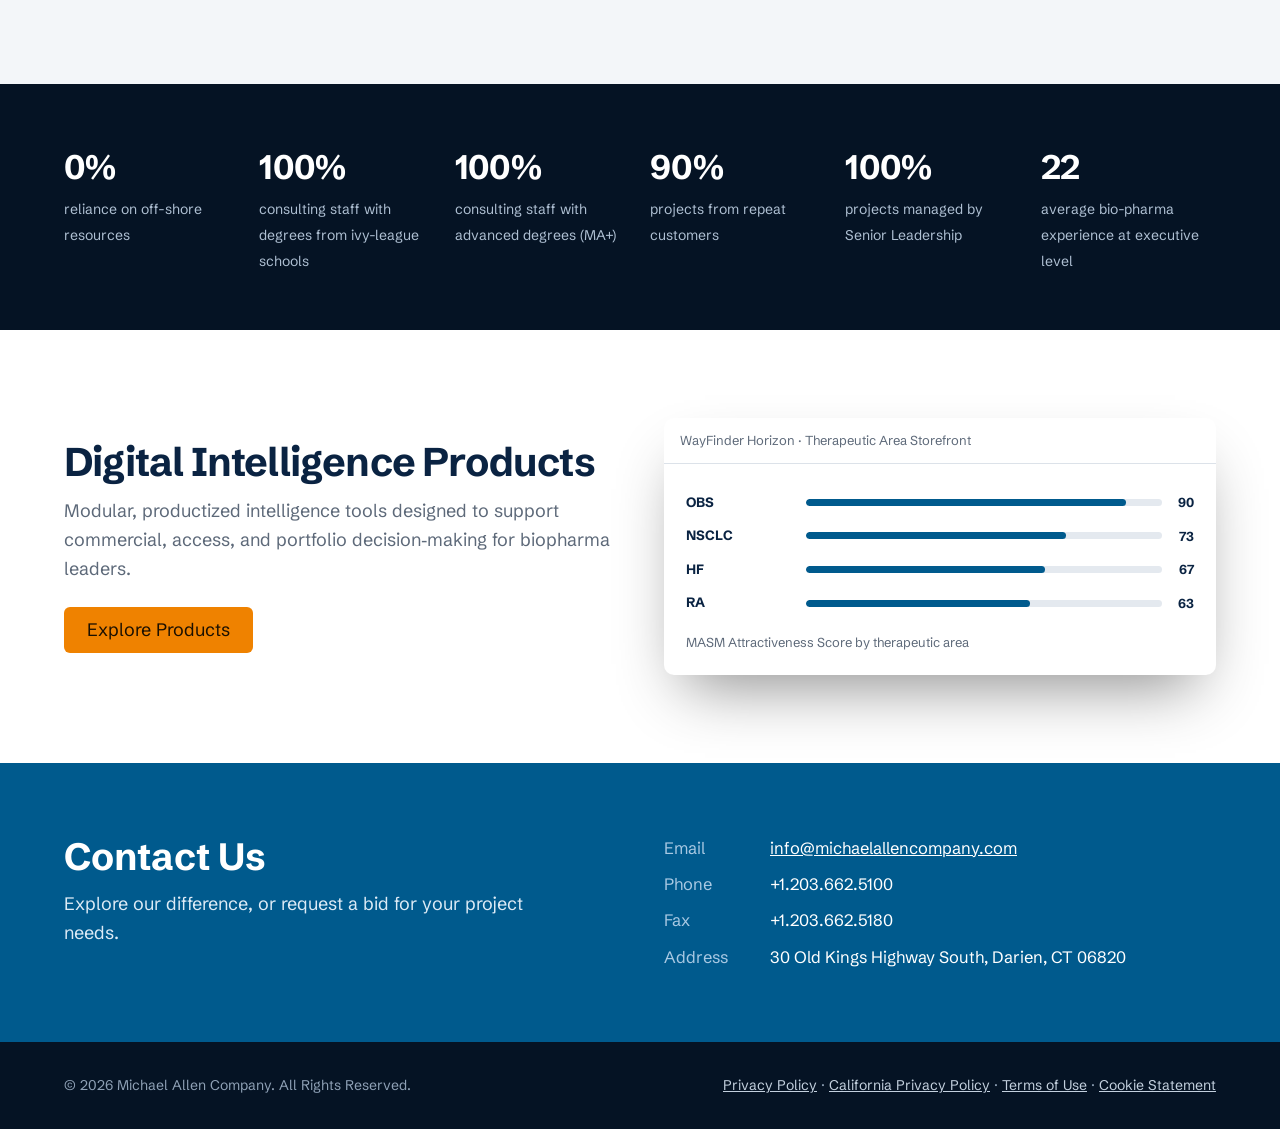
<file: industry.html>
<!DOCTYPE html>
<html lang="en">
<head>
<meta charset="utf-8">
<meta name="viewport" content="width=device-width, initial-scale=1, viewport-fit=cover">
<title>Michael Allen Company | Mockup 1</title>
<link rel="icon" type="image/png" href="/shared/mac-logo.png">
<link rel="preconnect" href="https://fonts.googleapis.com"><link rel="preconnect" href="https://fonts.gstatic.com" crossorigin>
<link href="https://fonts.googleapis.com/css2?family=Schibsted+Grotesk:wght@400;500;600;700;800&display=swap" rel="stylesheet">
<link rel="stylesheet" href="/shared/base.css">
<style>
:root{--c-ink:#0A2342;--c-accent:#005A8D;--r:10px;--f-display:'Schibsted Grotesk',system-ui,sans-serif;--navy:#0A2342;--deep:#051324;--orange:#EF8200;--wash:#F3F6F9;
  box-sizing:border-box;padding-top:env(safe-area-inset-top,0px);padding-bottom:env(safe-area-inset-bottom,0px)}
*,*::before,*::after{box-sizing:inherit}
html{scroll-padding-top:calc(env(safe-area-inset-top,0px) + 90px)}
body{margin:0;font:16.5px/1.6 'Schibsted Grotesk',system-ui,-apple-system,'Segoe UI',sans-serif;color:var(--c-text);background:#fff;-webkit-font-smoothing:antialiased}
:focus-visible{outline:3px solid var(--orange);outline-offset:2px}
a{color:var(--c-accent)}
h1,h2,h3{color:var(--c-ink);line-height:1.15;margin:0}
.wrap{max-width:1200px;margin:0 auto;padding:0 24px}
.btn{display:inline-flex;align-items:center;min-height:46px;padding:0 22px;border-radius:6px;font:600 15px inherit;font-family:inherit;text-decoration:none;border:1.5px solid transparent;cursor:pointer}
.btn-o{background:var(--orange);color:#1b1000}.btn-o:hover{background:#ff9624}
.btn-g{border-color:currentColor;color:inherit;background:transparent}
.util{background:var(--deep);color:#B9C6D6;font-size:13px}
.util .wrap{display:flex;justify-content:flex-end;gap:22px;height:34px;align-items:center}
.util a{color:#B9C6D6;text-decoration:none}
header.nav{position:sticky;top:0;z-index:50;background:#fff;border-bottom:1px solid var(--c-line)}
header.nav .wrap{display:flex;align-items:center;height:72px;gap:28px}
.logo{display:flex;flex-direction:column;line-height:1;text-decoration:none;color:var(--navy)}
.logo b{font-size:17px;letter-spacing:.14em;font-weight:800}.logo span{font-size:10.5px;letter-spacing:.3em;color:var(--c-muted);margin-top:4px}
.links{display:flex;gap:2px;flex:1;list-style:none;margin:0;padding:0}
.links a{font-weight:500;font-size:15px;color:var(--c-ink);padding:0 12px;min-height:44px;display:inline-flex;align-items:center;border-radius:6px;text-decoration:none}
.links a:hover{background:var(--wash)}
.links a[aria-current="page"]{color:var(--c-accent);box-shadow:inset 0 -2px 0 var(--c-accent)}
@media (max-width:1060px){.links li.sec{display:none}}
@media (max-width:760px){.links{display:none}.util{display:none}}
.hero{background:var(--navy);color:#C4D2E2;position:relative;overflow:hidden}
.hero::after{content:"";position:absolute;inset:0;background-image:linear-gradient(rgba(255,255,255,.04) 1px,transparent 1px),linear-gradient(90deg,rgba(255,255,255,.04) 1px,transparent 1px);background-size:48px 48px;pointer-events:none}
.hero .wrap{position:relative;z-index:1;display:grid;grid-template-columns:1.1fr .9fr;gap:56px;align-items:center;padding-top:80px;padding-bottom:88px}
.hero h1{color:#fff;font-size:clamp(34px,4.4vw,56px);letter-spacing:-.03em;margin-bottom:20px}
.hero p{font-size:19px;max-width:54ch;margin:0 0 30px}
.hero .btn-g{color:#fff}
.hero .ctas{display:flex;gap:12px;flex-wrap:wrap}
.crumb{font-size:14px;margin-bottom:22px}.crumb a{color:#fff}
.kpis{display:grid;grid-template-columns:1fr 1fr;gap:1px;background:rgba(255,255,255,.14);border-radius:10px;overflow:hidden}
.kpis div{background:#0E2C52;padding:22px}
.kpis b{display:block;font-size:32px;color:#fff;letter-spacing:-.02em}.kpis span{font-size:14px}
@media (max-width:900px){.hero .wrap{grid-template-columns:1fr}}
.preview{background:#fff;border-radius:10px;color:var(--c-text);box-shadow:0 30px 60px -20px rgba(0,0,0,.45);overflow:hidden}
.pv-bar{padding:12px 16px;border-bottom:1px solid var(--c-line);font-size:13px;color:var(--c-muted)}
.pv-body{padding:22px}
.pv-head{display:flex;justify-content:space-between;gap:16px;align-items:flex-start;margin-bottom:14px}
.pv-head h3{font-size:19px}.pv-head small{display:block;color:var(--c-muted);font-size:13px;margin-top:4px}
.pv-row{display:grid;grid-template-columns:110px 1fr auto;gap:10px;align-items:center;font-size:13.5px;padding:6px 0}
section.block{padding:88px 0}section.alt{background:var(--wash)}
.sh{margin-bottom:40px}.sh h2{font-size:clamp(28px,3.2vw,40px);letter-spacing:-.02em}.sh p{font-size:18px;color:var(--c-muted);max-width:62ch;margin:12px 0 0}
.four{display:grid;grid-template-columns:repeat(4,1fr);gap:18px}
.four div{border-top:3px solid var(--c-accent);padding-top:18px}
.four h3{font-size:18px;margin-bottom:8px}.four p{margin:0;font-size:15px}
@media (max-width:900px){.four{grid-template-columns:1fr 1fr}}
.diff{display:grid;grid-template-columns:repeat(3,1fr);gap:18px}
.diff article{background:#fff;border:1px solid var(--c-line);border-radius:10px;padding:26px}
.diff h3{font-size:19px;margin-bottom:8px}.diff p{margin:0;font-size:15.5px}
@media (max-width:900px){.diff{grid-template-columns:1fr}}
.stats{background:var(--deep);color:#AFC0D3}
.stats .wrap{display:grid;grid-template-columns:repeat(6,1fr);gap:20px;padding-top:56px;padding-bottom:56px}
.stats b{display:block;font-size:34px;color:#fff;letter-spacing:-.02em}.stats span{font-size:14px}
@media (max-width:900px){.stats .wrap{grid-template-columns:1fr 1fr}}
.promo{display:grid;grid-template-columns:1fr 1fr;gap:48px;align-items:center}
@media (max-width:900px){.promo{grid-template-columns:1fr}}
.products{display:grid;grid-template-columns:1.3fr 1fr 1fr;gap:18px}
.prod{border:1px solid var(--c-line);border-radius:10px;padding:28px;background:#fff;display:flex;flex-direction:column;gap:12px}
.prod.f{background:var(--navy);border-color:var(--navy);color:#C9D6E4}.prod.f h3{color:#fff}.prod.f a{color:#fff}
.tag{align-self:flex-start;font-size:12.5px;font-weight:600;padding:4px 10px;border-radius:20px;background:#E3F3EF;color:#0E5E4E}
.prod.f .tag{background:rgba(44,165,141,.22);color:#8FE0CD}.tag.soon{background:#FFF1DF;color:#8A4B00}
.prod h3{font-size:24px}.prod p{margin:0;flex:1}.prod a{font-weight:600}
.slots{display:flex;flex-wrap:wrap;gap:6px}.slots span{font-size:13px;padding:4px 10px;border:1px dashed #B7C2CF;border-radius:6px}
@media (max-width:900px){.products{grid-template-columns:1fr}}
.method{display:grid;grid-template-columns:1fr 1.2fr;gap:56px}
.mods{display:grid;grid-template-columns:1fr 1fr;gap:10px}
.mods div{background:#fff;border:1px solid var(--c-line);border-radius:8px;padding:14px 16px;font-weight:600;color:var(--c-ink);font-size:15px}
.mods div:last-child{grid-column:span 2;background:var(--navy);color:#fff}
@media (max-width:900px){.method{grid-template-columns:1fr}}
.defs{display:grid;grid-template-columns:repeat(4,1fr);gap:16px}
.defs div{border:1px solid var(--c-line);border-radius:10px;padding:22px;background:#fff}
.defs h3{font-size:17px;margin-bottom:6px}.defs p{margin:0;font-size:14.5px}
@media (max-width:900px){.defs{grid-template-columns:1fr 1fr}}
.contact{background:var(--c-accent);color:#DDEBF6}
.contact .wrap{display:grid;grid-template-columns:1fr 1fr;gap:48px;padding-top:72px;padding-bottom:72px}
.contact h2{color:#fff;font-size:clamp(28px,3vw,38px)}
.contact dl{margin:0;display:grid;grid-template-columns:90px 1fr;gap:10px 16px}.contact dt{color:#A9C9E3}.contact dd{margin:0;color:#fff}.contact a{color:#fff}
@media (max-width:860px){.contact .wrap{grid-template-columns:1fr}}
footer{background:var(--deep);color:#8FA1B6;font-size:14px}
footer .wrap{display:flex;justify-content:space-between;gap:16px;flex-wrap:wrap;padding-top:32px;padding-bottom:32px}
footer a{color:#C3D0DE}
[data-view="profile"]{background:var(--wash)}
.back{position:fixed;left:16px;bottom:calc(16px + env(safe-area-inset-bottom,0px));z-index:60;background:var(--deep);color:#fff;font:600 14px system-ui,sans-serif;padding:0 16px;min-height:44px;display:inline-flex;align-items:center;border-radius:22px;text-decoration:none;border:1px solid rgba(255,255,255,.25)}
.maclogo{display:block;height:auto;border-radius:2px}
/* Motion (restrained, per competitor norms): drifting hero grid, reveals, count-ups, drawn rules, hover lifts */
.motion .hero::after{animation:griddrift 60s linear infinite}
@keyframes griddrift{to{background-position:48px 48px,48px 48px}}
.four div{--rule-c:var(--c-accent);--rule-h:3px}
.diff article,.prod,.defs div,.preview{transition:transform .25s ease,box-shadow .25s ease}
.diff article:hover,.prod:hover,.defs div:hover{transform:translateY(-4px);box-shadow:0 20px 32px -24px rgba(10,35,66,.4)}
.preview:hover{transform:translateY(-4px)}
.kpis div{transition:background-color .2s}.kpis div:hover{background:#123463}
@media (prefers-reduced-motion:reduce){.diff article,.prod,.defs div,.preview,.kpis div{transition:none}}
</style>
</head>
<body data-mock="Mockup 1: Industry standard">
<div class="util"><div class="wrap"><a href="#">Client log in</a><a href="#">Careers</a><a href="mailto:info@michaelallencompany.com">info@michaelallencompany.com</a></div></div>
<header class="nav"><div class="wrap">
  <a class="logo" href="#/"><img class="maclogo" src="/shared/mac-logo.png" alt="Michael Allen Company" width="52" height="52"></a>
  <ul class="links" aria-label="Primary">
    <li><a href="#/" data-nav="company">Home</a></li>
    <li class="sec"><a href="#">About Us</a></li>
    <li class="sec"><a href="#">Market Research</a></li>
    <li class="sec"><a href="#">Market Access</a></li>
    <li><a href="#/products" data-nav="hub">Digital Products</a></li>
    <li><a href="#/wayfinder" data-nav="wayfinder">WayFinder Horizon</a></li>
  </ul>
  <a class="btn btn-o" href="#contact">Contact Us</a>
</div></header>

<main>
<!-- COMPANY -->
<div data-view="company">
  <section class="hero"><div class="wrap">
    <div>
      <h1>We derive deeper insights to help healthcare companies make better decisions.</h1>
      <p>From pipeline to inline, we empower brands to reach their full potential by transforming research and data into real insights, driving long-term impact.</p>
      <div class="ctas"><a class="btn btn-o" href="#contact">Request a bid</a><a class="btn btn-g" href="#difference">Our difference</a></div>
    </div>
    <div class="kpis">
      <div><b>40+</b><span>years as a trusted advisor</span></div>
      <div><b>85%</b><span>of the Top 20 Global Pharma Companies</span></div>
      <div><b>100+</b><span>therapeutic areas of expertise</span></div>
      <div><b>40+</b><span>countries spanned by our projects</span></div>
    </div>
  </div></section>
  <section class="block"><div class="wrap"><div class="four" id="companyPillars"></div></div></section>
  <section class="block alt" id="difference"><div class="wrap"><div class="sh"><h2>Our Difference</h2></div><div class="diff" id="companyDiff"></div></div></section>
  <div class="stats"><div class="wrap" id="companyStats"></div></div>
  <section class="block"><div class="wrap promo">
    <div class="sh" style="margin:0"><h2>Digital Intelligence Products</h2><p>Modular, productized intelligence tools designed to support commercial, access, and portfolio decision‑making for biopharma leaders.</p><p style="margin-top:24px"><a class="btn btn-o" href="#/products">Explore Products</a></p></div>
    <a class="preview" href="#/wayfinder" style="text-decoration:none" aria-label="Open WayFinder Horizon">
      <div class="pv-bar">WayFinder Horizon · Therapeutic Area Storefront</div>
      <div class="pv-body" id="companyPreview"></div>
    </a>
  </div></section>
</div>

<!-- HUB -->
<div data-view="hub" hidden>
  <section class="hero"><div class="wrap">
    <div>
      <div class="crumb"><a href="#/">Michael Allen Company</a> / Digital Products</div>
      <h1>Strategic Intelligence, Built to Scale</h1>
      <p>Modular, productized intelligence tools designed to support commercial, access, and portfolio decision‑making for biopharma leaders.</p>
      <div class="ctas"><a class="btn btn-o" href="#suite">Explore Products</a><a class="btn btn-g" href="#contact">Request a Demo</a></div>
    </div>
    <div class="kpis" style="grid-template-columns:1fr">
      <div><b>85%</b><span>Top 20 Pharma Clients</span></div><div><b>40+</b><span>Countries Covered</span></div><div><b>Executive</b><span>In-House Staffing</span></div>
    </div>
  </div></section>
  <section class="block" id="suite"><div class="wrap">
    <div class="sh"><h2>Our Product Suite</h2><p>First-class digital intelligence tools built on verified market access and oncology mapping methodologies.</p></div>
    <div class="products">
      <article class="prod f"><span class="tag">Market Intelligence</span><h3>WayFinder Horizon</h3><p>A strategic intelligence product delivering standardized market and opportunity overviews to support early decision-making.</p><a href="#/wayfinder">Learn more</a></article>
      <article class="prod"><span class="tag">Product</span><h3>OncMap</h3><p>[OncMap description]</p><a href="#">Learn more</a></article>
      <article class="prod"><span class="tag soon">In Development</span><h3>Future Intelligence Module</h3><p>Our digital product portfolio continues to expand across indications, data types, and strategic use cases.</p><div class="slots"><span>Pipeline Strategy</span><span>Access Optimization</span><span>Commercial Planning</span></div></article>
    </div>
  </div></section>
  <section class="block alt"><div class="wrap method">
    <div class="sh" style="margin:0"><h2>Structured Core Methodologies</h2><p>Designed like modern premium modular suites, our digital intelligence tools are built upon a validated, standardized sequence of analytical frameworks. This structural consistency guarantees unassailable credibility and seamless comparability across every commercial, access, and pipeline module.</p>
      <div class="four" style="grid-template-columns:1fr 1fr;margin-top:32px" id="hubFeats"></div></div>
    <div class="mods" id="hubMethods"></div>
  </div></section>
</div>

<!-- WAYFINDER -->
<div data-view="wayfinder" hidden>
  <section class="hero"><div class="wrap">
    <div>
      <div class="crumb"><a href="#/">Michael Allen Company</a> / <a href="#/products">Digital Products</a> / WayFinder Horizon</div>
      <h1>WayFinder Horizon</h1>
      <p>Explore comprehensive therapeutic area overviews ranked by MASM Attractiveness Scores. Each profile distills market sizing, unmet need, competitive white space, and payer access into an actionable strategic lens.</p>
      <div class="ctas"><a class="btn btn-o" href="#store">Browse profiles</a><a class="btn btn-g" href="#contact">Request access</a></div>
    </div>
    <div class="kpis" id="wfKpis"></div>
  </div></section>
  <section class="block"><div class="wrap"><div class="sh"><h2>How the MASM score works</h2></div><div class="defs" id="wfDefs"></div></div></section>
  <section class="block alt" id="store"><div class="wrap"><div class="sh"><h2>Therapeutic Area Storefront</h2></div><div data-store></div></div></section>
</div>

<!-- PROFILE -->
<div data-view="profile" hidden><div class="pf-root"></div></div>
</main>

<section class="contact" id="contact"><div class="wrap">
  <div><h2>Contact Us</h2><p style="font-size:18px;margin-top:12px;max-width:44ch">Explore our difference, or request a bid for your project needs.</p></div>
  <dl id="contactDl"></dl>
</div></section>
<footer><div class="wrap"><span>© 2026 Michael Allen Company. All Rights Reserved.</span><span><a href="#">Privacy Policy</a> · <a href="#">California Privacy Policy</a> · <a href="#">Terms of Use</a> · <a href="#">Cookie Statement</a></span></div></footer>
<a class="back" href="/">All mockups</a>

<script src="/shared/data.js"></script>
<script src="/shared/mac.js"></script>
<script>
(function(){const M=MAC,C=M.company,H=M.hub,$=id=>document.getElementById(id);
$('companyPillars').innerHTML=C.pillars.map(p=>`<div><h3>${p.t}</h3><p>${p.d}</p></div>`).join('');
$('companyDiff').innerHTML=C.difference.map(p=>`<article><h3>${p.t}</h3><p>${p.d}</p></article>`).join('');
$('companyStats').innerHTML=C.stats.map(s=>`<div><b>${s.v}</b><span>${s.l}</span></div>`).join('');
const top=[...M.tas].sort((a,b)=>b.masm-a.masm);
$('companyPreview').innerHTML=top.map(t=>`<div class="pv-row"><span><b style="color:var(--c-ink)">${t.abbr}</b></span><span class="sc-bar"><i style="width:${t.masm}%"></i></span><span class="sc-num">${t.masm}</span></div>`).join('')+`<p style="margin:12px 0 0;font-size:13px;color:var(--c-muted)">MASM Attractiveness Score by therapeutic area</p>`;
$('hubFeats').innerHTML=H.arch.feats.map(f=>`<div><h3>${f.t}</h3><p>${f.d}</p></div>`).join('');
$('hubMethods').innerHTML=H.methods.map(m=>`<div>${m}</div>`).join('');
$('wfKpis').innerHTML=`<div><b>${M.tas.length}</b><span>TAs Profiled</span></div>`+M.storefront.stats.map(s=>`<div><b>${s.v}</b><span>${s.l}</span></div>`).join('');
$('wfDefs').innerHTML=M.pillarKeys.map(k=>`<div><h3>${M.pillarLabels[k]}</h3><p>${M.storefront.tips[k]}</p></div>`).join('');
$('contactDl').innerHTML=`<dt>Email</dt><dd><a href="mailto:${C.contact.email}">${C.contact.email}</a></dd><dt>Phone</dt><dd>${C.contact.phone}</dd><dt>Fax</dt><dd>${C.contact.fax}</dd><dt>Address</dt><dd>${C.contact.address}</dd>`;
})();
</script>
<script src="/shared/motion.js"></script>
<script>
MACMotion({items:[
  ['.hero .crumb,.hero h1,.hero .wrap>div>p,.hero .ctas',{stagger:.08}],
  ['.kpis',{group:true,from:'fade',delay:.3,stagger:.1}],
  ['.four',{group:true,rule:true,stagger:.1}],
  ['.sh',{}],
  ['.diff,.products,.defs,.mods',{group:true,stagger:.07}],
  ['.stats .wrap',{group:true,from:'fade',stagger:.08}],
  ['.promo .preview',{from:'right'}],
  ['.contact .wrap>*',{stagger:.1}]
 ],count:'.kpis b,.stats b'});
</script>
</body>
</html>
</file>
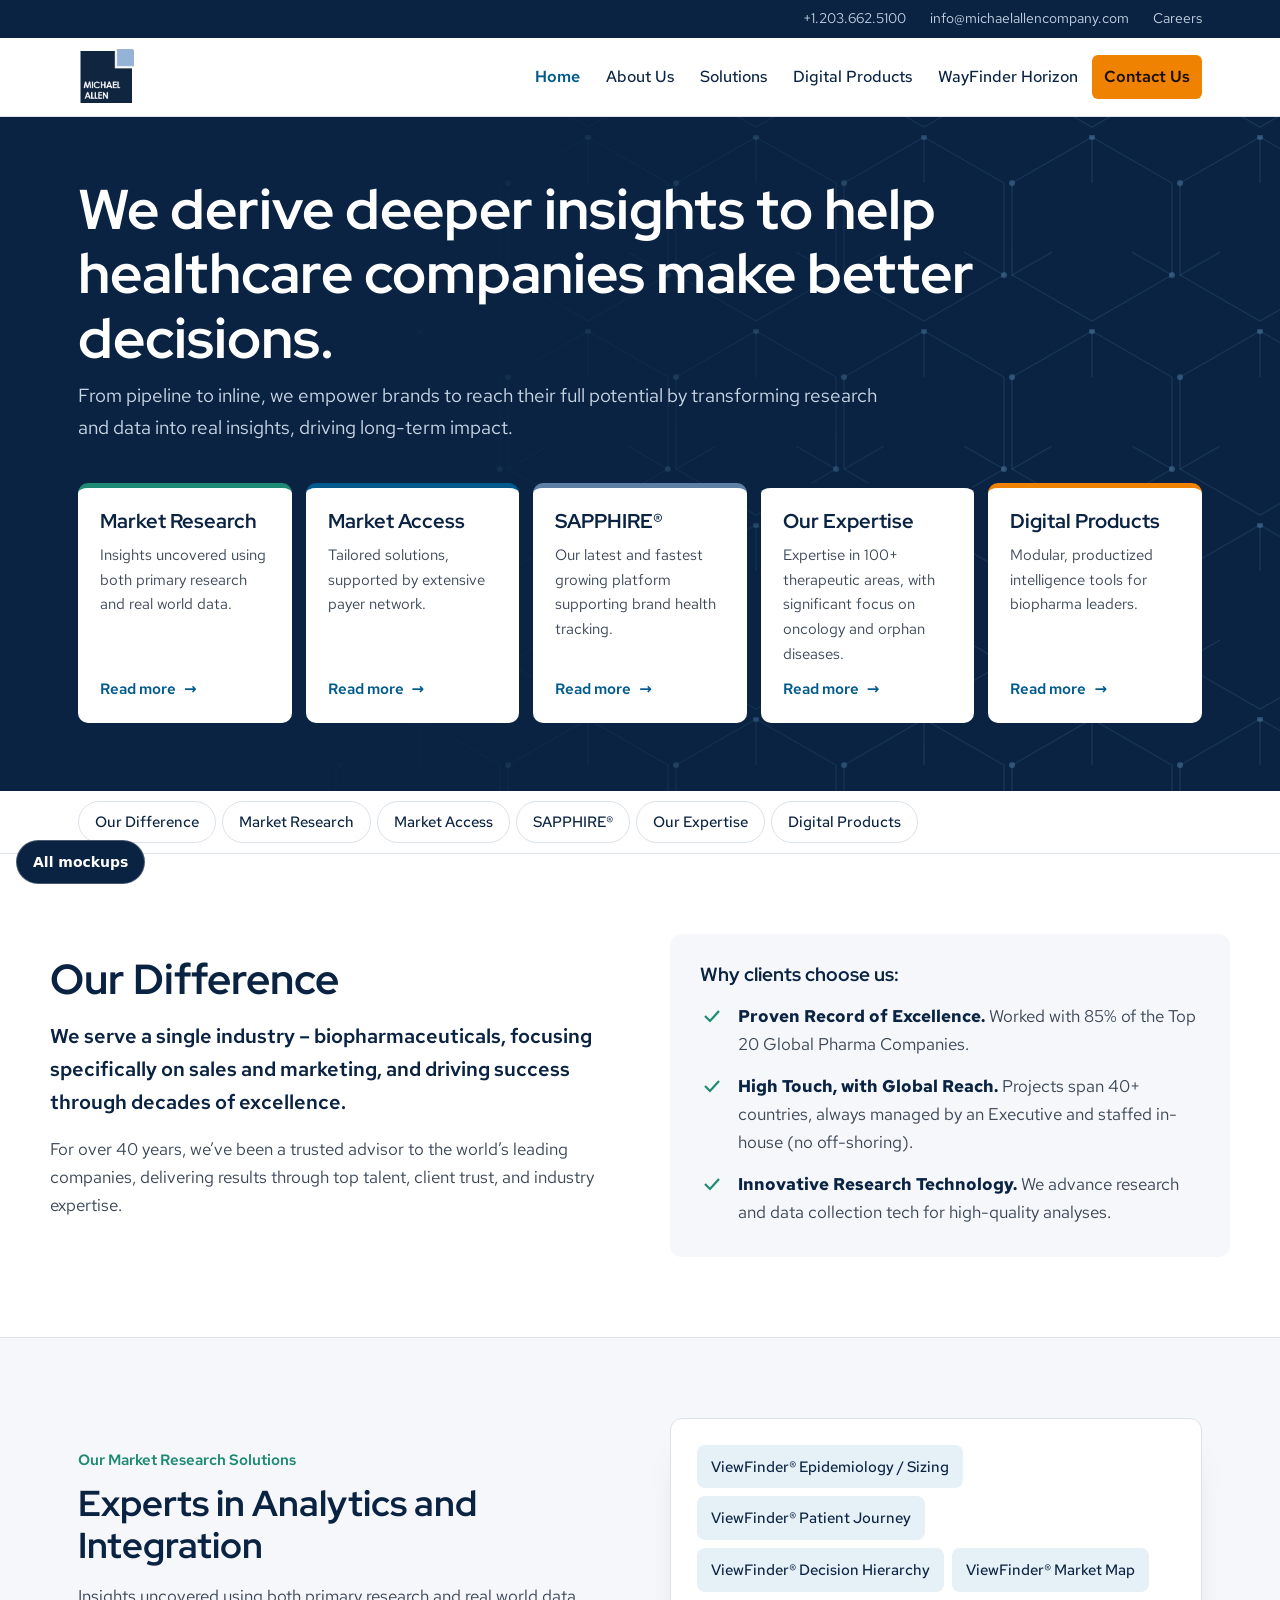
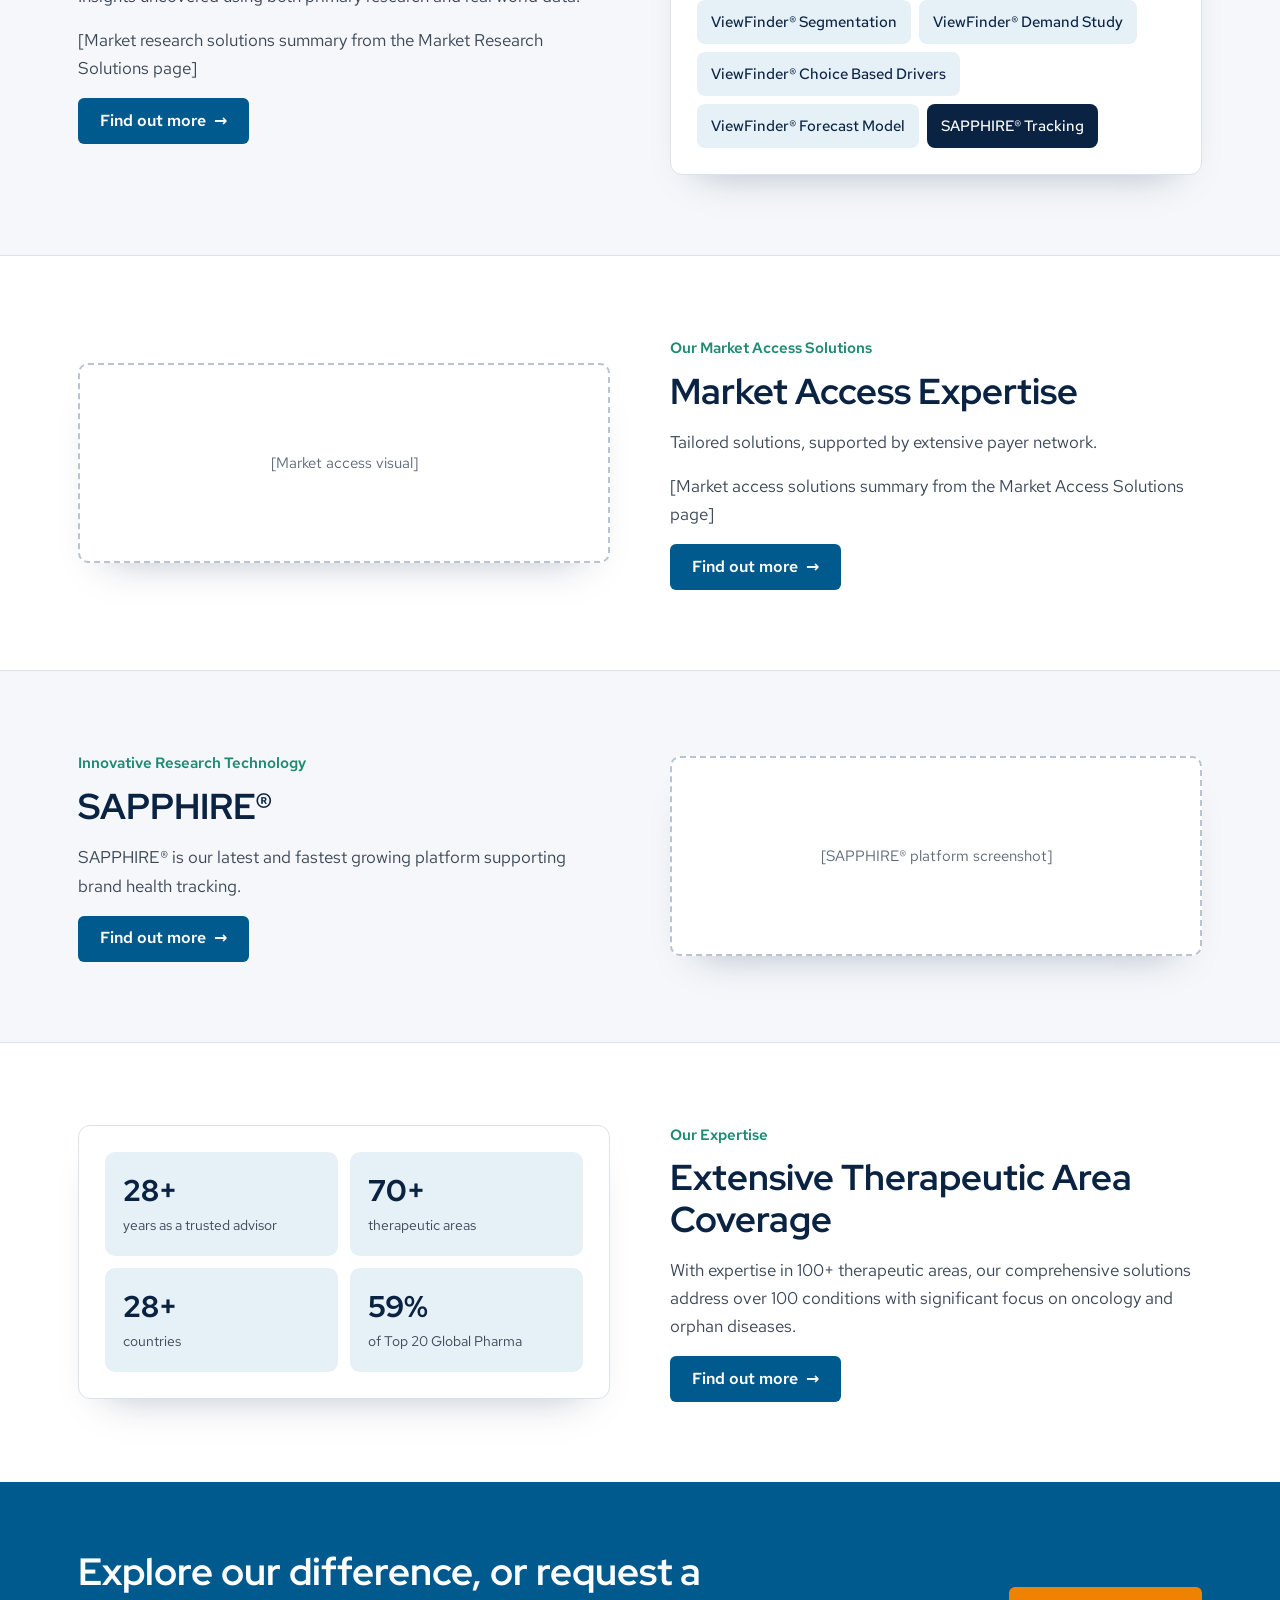
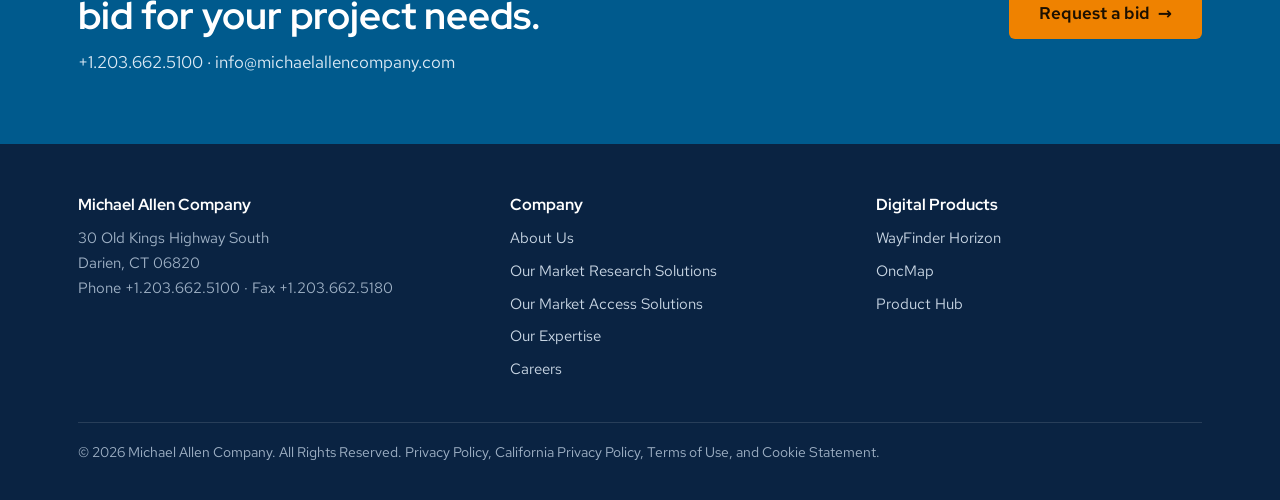
<file: solutions.html>
<!DOCTYPE html>
<html lang="en">
<head>
<meta charset="utf-8">
<meta name="viewport" content="width=device-width, initial-scale=1, viewport-fit=cover">
<title>Michael Allen Company | Mockup 4</title>
<link rel="icon" type="image/png" href="/shared/mac-logo.png">
<link rel="preconnect" href="https://fonts.googleapis.com"><link rel="preconnect" href="https://fonts.gstatic.com" crossorigin>
<link href="https://fonts.googleapis.com/css2?family=Red+Hat+Display:wght@500;700;800&family=Red+Hat+Text:wght@400;500;600&display=swap" rel="stylesheet">
<link rel="stylesheet" href="/shared/base.css">
<style>
:root{--c-ink:#0A2342;--c-text:#3A4656;--c-muted:#5D6979;--c-line:#DCE2E9;--c-accent:#005A8D;--c-ring:#1F8A74;--r:10px;--f-display:'Red Hat Display',system-ui,sans-serif;--navy:#0A2342;--sky:#E6F0F7;--teal:#1F8A74;--orange:#EF8200;--wash:#F5F7FA;
 box-sizing:border-box;padding-top:env(safe-area-inset-top,0px);padding-bottom:env(safe-area-inset-bottom,0px)}
*,*::before,*::after{box-sizing:inherit}
html{scroll-padding-top:calc(env(safe-area-inset-top,0px) + 150px)}
body{margin:0;background:#fff;color:var(--c-text);font:17px/1.65 'Red Hat Text',system-ui,-apple-system,'Segoe UI',sans-serif;-webkit-font-smoothing:antialiased}
:focus-visible{outline:3px solid var(--orange);outline-offset:2px}
a{color:var(--c-accent)}
h1,h2,h3{font-family:var(--f-display);color:var(--c-ink);margin:0;line-height:1.15}
.wrap{max-width:1180px;margin:0 auto;padding:0 28px}
.topbar{background:var(--navy);color:#C5D3E2;font-size:14px}
.topbar .wrap{display:flex;gap:24px;justify-content:flex-end;align-items:center;height:38px}.topbar a{color:#C5D3E2;text-decoration:none}
header.main{background:#fff;border-bottom:1px solid var(--c-line);position:sticky;top:0;z-index:40}
header.main .wrap{display:flex;align-items:center;height:78px;gap:28px}
.logo{text-decoration:none;color:var(--navy);line-height:1}.logo b{font:800 19px var(--f-display);letter-spacing:.06em;display:block}.logo span{font-size:11px;letter-spacing:.34em;color:var(--c-muted)}
.menu{display:flex;gap:2px;margin:0 0 0 auto;list-style:none;padding:0}
.menu>li{position:relative}
.menu a{font-weight:500;font-size:15.5px;color:var(--c-ink);padding:0 12px;min-height:44px;display:inline-flex;align-items:center;text-decoration:none;border-radius:6px}
.menu a[aria-current="page"]{color:var(--c-accent);font-weight:600}
.dd{display:none;position:absolute;top:100%;left:0;background:#fff;border:1px solid var(--c-line);border-radius:8px;padding:8px;min-width:260px;list-style:none;margin:0;box-shadow:0 18px 30px -18px rgba(10,35,66,.3)}
.menu li:hover>.dd,.menu li:focus-within>.dd{display:block}.dd a{width:100%}.dd a:hover{background:var(--wash)}
.book{background:var(--orange);color:#1c1000!important;font-weight:600!important}
@media (max-width:980px){.menu>li.x{display:none}.topbar{display:none}}
.shero{background:var(--navy);padding:60px 0 68px;color:#C9D6E4}
.shero h1{color:#fff;font-size:clamp(34px,4.4vw,56px);margin-bottom:10px}
.shero .intro{font-size:19px;max-width:62ch;margin:0 0 40px}
.crumb{font-size:14px;margin-bottom:22px}.crumb a{color:#fff}
.tiles{display:grid;grid-template-columns:repeat(5,1fr);gap:14px}.tiles.t3{grid-template-columns:repeat(3,1fr)}
.tile{background:#fff;color:var(--c-text);border-radius:10px;padding:22px;display:flex;flex-direction:column;gap:10px;text-decoration:none;border-top:5px solid var(--teal);min-height:220px;transition:transform .15s}
.tile:hover{transform:translateY(-3px)}
.tile:nth-child(2){border-top-color:var(--c-accent)}.tile:nth-child(3){border-top-color:#5C7FA3}.tile:nth-child(4){border-top-color:var(--navy)}.tile:nth-child(5){border-top-color:var(--orange)}
.tile h2{font-size:20px}.tile p{margin:0;font-size:15px;flex:1}.tile span{font-weight:600;color:var(--c-accent);font-size:15px}
@media (max-width:1000px){.tiles,.tiles.t3{grid-template-columns:1fr 1fr}}@media (max-width:560px){.tiles,.tiles.t3{grid-template-columns:1fr}}
.subnav{position:sticky;top:78px;z-index:30;background:#fff;border-bottom:1px solid var(--c-line)}
.subnav .wrap{display:flex;gap:6px;overflow-x:auto;padding-top:10px;padding-bottom:10px}
.subnav a{white-space:nowrap;text-decoration:none;color:var(--c-ink);font-weight:500;padding:0 16px;min-height:42px;display:inline-flex;align-items:center;border-radius:22px;border:1px solid var(--c-line);font-size:15px}
.subnav a:hover{background:var(--sky);color:var(--c-accent)}
.what{padding:80px 0;display:grid;grid-template-columns:1fr 1fr;gap:60px;align-items:center}
.what h2{font-size:clamp(30px,3.4vw,42px);margin-bottom:16px}.what .strong{font-size:20px;color:var(--c-ink);font-weight:600;margin:0}
.appr{background:var(--wash);border-radius:12px;padding:30px}.appr h3{font-size:19px;margin-bottom:16px}
.appr ul{list-style:none;padding:0;margin:0;display:flex;flex-direction:column;gap:14px}
.appr li{display:grid;grid-template-columns:28px 1fr;gap:10px}.appr svg{width:24px;height:24px;stroke:var(--teal);fill:none;stroke-width:2.2;margin-top:2px}.appr b{color:var(--c-ink)}
@media (max-width:860px){.what{grid-template-columns:1fr;gap:28px}}
.sol{padding:80px 0;border-top:1px solid var(--c-line)}.sol:nth-of-type(even){background:var(--wash)}
.sol .g{display:grid;grid-template-columns:1fr 1fr;gap:60px;align-items:center}.sol.flip .vis{order:-1}
.kick{font-weight:600;color:var(--teal);font-size:15px;margin-bottom:10px;display:block}
.sol h2{font-size:clamp(26px,3vw,36px);margin-bottom:16px}.sol p{margin:0 0 16px;max-width:58ch}
.sol ul{padding:0;margin:0 0 24px;list-style:none;display:flex;flex-direction:column;gap:10px}
.sol ul li{padding-left:22px;position:relative}.sol ul li::before{content:"";position:absolute;left:0;top:10px;width:9px;height:9px;border-radius:2px;background:var(--teal)}.sol ul b{color:var(--c-ink)}
@media (max-width:860px){.sol .g{grid-template-columns:1fr;gap:32px}.sol.flip .vis{order:0}}
.more{display:inline-flex;align-items:center;min-height:46px;padding:0 22px;border-radius:6px;background:var(--c-accent);color:#fff;text-decoration:none;font-weight:600;font-size:16px;border:0;cursor:pointer;font-family:inherit}
.vis{background:#fff;border:1px solid var(--c-line);border-radius:12px;padding:26px;box-shadow:0 22px 40px -28px rgba(10,35,66,.35)}
.vrow{display:grid;grid-template-columns:1fr auto;gap:14px;align-items:center;padding:12px 0;border-bottom:1px solid var(--c-line);text-decoration:none;color:var(--c-text)}.vrow:last-child{border-bottom:0}
.vrow b{color:var(--c-ink)}.vrow small{display:block;color:var(--c-muted);font-size:13.5px}
.badge{font:800 20px var(--f-display);color:#fff;background:var(--c-accent);border-radius:8px;min-width:56px;height:44px;padding:0 10px;display:grid;place-items:center}
.flow{display:flex;flex-wrap:wrap;gap:8px}.flow span{padding:10px 14px;border-radius:8px;background:var(--sky);color:var(--c-ink);font-size:14.5px;font-weight:500}.flow span:last-child{background:var(--navy);color:#fff}
.ph{border:2px dashed #B8C4D1;border-radius:10px;min-height:200px;display:grid;place-items:center;text-align:center;color:var(--c-muted);font-size:15px;padding:24px}
.big4{display:grid;grid-template-columns:1fr 1fr;gap:12px}.big4 div{background:var(--sky);border-radius:10px;padding:18px}.big4 b{display:block;font:800 30px var(--f-display);color:var(--c-ink)}.big4 span{font-size:14px}
.call{background:var(--c-accent);color:#DCEAF5;padding:68px 0}
.call .wrap{display:flex;justify-content:space-between;align-items:center;gap:32px;flex-wrap:wrap}
.call h2{color:#fff;font-size:clamp(26px,3.2vw,38px);max-width:24ch}.call p{margin:10px 0 0}
.call a{background:var(--orange);color:#1c1000;min-height:52px;padding:0 30px;display:inline-flex;align-items:center;border-radius:6px;text-decoration:none;font-weight:600}
.sample{padding:80px 0}.sample .wrap{display:grid;grid-template-columns:1fr 1.1fr;gap:60px;align-items:center}
.stack{position:relative;height:300px}
.stack a{position:absolute;width:56%;height:86%;background:#fff;border:1px solid var(--c-line);border-radius:8px;padding:18px;box-shadow:0 20px 34px -24px rgba(10,35,66,.45);text-decoration:none;color:var(--c-text)}
.stack a:nth-child(1){left:0;top:10%;transform:rotate(-6deg)}.stack a:nth-child(2){left:14%;top:5%;transform:rotate(-2deg)}.stack a:nth-child(3){left:29%;top:2%;transform:rotate(2deg)}.stack a:nth-child(4){left:44%;top:0;transform:rotate(6deg)}
.stack h3{font-size:15px;margin-bottom:6px}.stack b{font:800 38px var(--f-display);color:var(--c-accent);display:block}.stack small{color:var(--c-muted);font-size:13px}
form.req{display:grid;grid-template-columns:1fr 1fr;gap:14px}
form.req label{display:flex;flex-direction:column;gap:6px;font-size:14px;font-weight:600;color:var(--c-ink)}form.req .full{grid-column:span 2}
form.req input,form.req select{font:16px inherit;font-family:inherit;min-height:46px;padding:0 12px;border:1px solid #B3BFCC;border-radius:6px;color:var(--c-ink)}
form.req .consent{flex-direction:row;align-items:flex-start;gap:10px;font-weight:400;color:var(--c-text)}form.req .consent input{min-height:auto;width:20px;height:20px;margin-top:3px}
@media (max-width:860px){.sample .wrap{grid-template-columns:1fr}form.req{grid-template-columns:1fr}form.req .full{grid-column:auto}}
footer{background:var(--navy);color:#9FB1C5;font-size:15px}
footer .wrap{display:grid;grid-template-columns:1.2fr 1fr 1fr;gap:40px;padding-top:52px;padding-bottom:36px}
footer h3{color:#fff;font-size:16px;margin-bottom:12px}footer ul{list-style:none;padding:0;margin:0;display:flex;flex-direction:column;gap:8px}footer a{color:#C9D6E4;text-decoration:none}
footer .legal{grid-column:1/-1;border-top:1px solid rgba(255,255,255,.12);padding-top:18px;font-size:14px}
@media (max-width:760px){footer .wrap{grid-template-columns:1fr}}
.back{position:fixed;left:16px;bottom:calc(16px + env(safe-area-inset-bottom,0px));z-index:60;background:var(--navy);color:#fff;font:600 14px system-ui,sans-serif;padding:0 16px;min-height:44px;display:inline-flex;align-items:center;border-radius:22px;text-decoration:none;border:1px solid rgba(255,255,255,.25)}
/* Motion layer, modelled on Inpharmation (Divi): scroll entrances, parallax hex network, count-ups, hover lifts */
.shero{position:relative;overflow:hidden}.shero>.wrap{position:relative;z-index:1}
.hexbg{position:absolute;inset:-20% 0;pointer-events:none;opacity:.9;will-change:transform;background-image:url("data:image/svg+xml,%3Csvg xmlns='http://www.w3.org/2000/svg' width='168' height='194' viewBox='0 0 168 194'%3E%3Cg fill='none' stroke='%237FB4E0' stroke-opacity='.16' stroke-width='1.2'%3E%3Cpath d='M84 2l80 46v92l-80 46-80-46V48z'/%3E%3Cpath d='M84 2v46M164 140l-40-23M4 140l40-23'/%3E%3C/g%3E%3Cg fill='%237FB4E0' fill-opacity='.35'%3E%3Ccircle cx='84' cy='2' r='3'/%3E%3Ccircle cx='164' cy='140' r='3'/%3E%3Ccircle cx='4' cy='48' r='3'/%3E%3C/g%3E%3C/svg%3E");background-size:168px 194px;-webkit-mask-image:linear-gradient(100deg,transparent 30%,#000 75%);mask-image:linear-gradient(100deg,transparent 30%,#000 75%)}
.motion .hexbg{animation:hexdrift 40s linear infinite}
@keyframes hexdrift{to{background-position:168px -194px}}
.tile{transition:transform .25s ease,box-shadow .25s ease}.tile:hover{transform:translateY(-6px);box-shadow:0 24px 36px -22px rgba(0,0,0,.55)}
.tile span::after,.more::after,.call a::after{content:"→";display:inline-block;margin-left:8px;transition:transform .2s ease}
.tile:hover span::after,.more:hover::after,.call a:hover::after{transform:translateX(5px)}
.more,.call a{transition:background-color .2s,transform .2s}.more:hover,.call a:hover{transform:translateY(-2px)}.more:hover{background:#00476F}
.vis{transition:transform .3s ease,box-shadow .3s ease}.vis:hover{transform:translateY(-4px);box-shadow:0 30px 48px -28px rgba(10,35,66,.45)}
.vrow{transition:padding-left .2s,background-color .2s}.vrow:hover{padding-left:8px;background:var(--wash)}
.stack a{transition:transform .3s ease,box-shadow .3s}.stack a:hover{z-index:5;box-shadow:0 28px 40px -22px rgba(10,35,66,.5)}
.stack a:nth-child(1):hover{transform:rotate(-6deg) translateY(-14px)}.stack a:nth-child(2):hover{transform:rotate(-2deg) translateY(-14px)}.stack a:nth-child(3):hover{transform:rotate(2deg) translateY(-14px)}.stack a:nth-child(4):hover{transform:rotate(6deg) translateY(-14px)}
.flow span{transition:transform .2s,background-color .2s}.flow span:hover{transform:translateY(-2px);background:#D3E4F1}
@media (prefers-reduced-motion:reduce){.hexbg{animation:none!important;transform:none!important}.tile,.vis,.more,.call a,.vrow,.stack a,.flow span,.tile span::after,.more::after,.call a::after{transition:none!important}}
.maclogo{display:block;height:auto;border-radius:2px}
</style>
</head>
<body data-mock="Mockup 4: Solutions layout">
<div class="topbar"><div class="wrap"><a href="tel:+12036625100">+1.203.662.5100</a><a href="mailto:info@michaelallencompany.com">info@michaelallencompany.com</a><a href="#">Careers</a></div></div>
<header class="main"><div class="wrap">
  <a class="logo" href="#/"><img class="maclogo" src="/shared/mac-logo.png" alt="Michael Allen Company" width="56" height="56"></a>
  <ul class="menu" aria-label="Primary">
    <li><a href="#/" data-nav="company">Home</a></li>
    <li class="x"><a href="#">About Us</a></li>
    <li class="x"><a href="#/#solutions">Solutions</a><ul class="dd"><li><a href="#">Our Market Research Solutions</a></li><li><a href="#">Our Market Access Solutions</a></li><li><a href="#">Our Expertise</a></li></ul></li>
    <li><a href="#/products" data-nav="hub">Digital Products</a><ul class="dd"><li><a href="#/wayfinder">WayFinder Horizon</a></li><li><a href="#">OncMap</a></li><li><a href="#/products">Future Intelligence Module</a></li></ul></li>
    <li><a href="#/wayfinder" data-nav="wayfinder">WayFinder Horizon</a></li>
    <li><a class="book" href="#call">Contact Us</a></li>
  </ul>
</div></header>
<main>
<div data-view="company">
  <section class="shero"><div class="wrap">
    <h1>We derive deeper insights to help healthcare companies make better decisions.</h1>
    <p class="intro">From pipeline to inline, we empower brands to reach their full potential by transforming research and data into real insights, driving long-term impact.</p>
    <div class="tiles" id="solutions">
      <a class="tile" href="#research"><h2>Market Research</h2><p>Insights uncovered using both primary research and real world data.</p><span>Read more</span></a>
      <a class="tile" href="#access"><h2>Market Access</h2><p>Tailored solutions, supported by extensive payer network.</p><span>Read more</span></a>
      <a class="tile" href="#sapphire"><h2>SAPPHIRE®</h2><p>Our latest and fastest growing platform supporting brand health tracking.</p><span>Read more</span></a>
      <a class="tile" href="#expertise"><h2>Our Expertise</h2><p>Expertise in 100+ therapeutic areas, with significant focus on oncology and orphan diseases.</p><span>Read more</span></a>
      <a class="tile" href="#/products"><h2>Digital Products</h2><p>Modular, productized intelligence tools for biopharma leaders.</p><span>Read more</span></a>
    </div>
  </div></section>
  <nav class="subnav" aria-label="On this page"><div class="wrap"><a href="#what">Our Difference</a><a href="#research">Market Research</a><a href="#access">Market Access</a><a href="#sapphire">SAPPHIRE®</a><a href="#expertise">Our Expertise</a><a href="#/products">Digital Products</a></div></nav>
  <div class="wrap what" id="what">
    <div><h2>Our Difference</h2><p class="strong">We serve a single industry – biopharmaceuticals, focusing specifically on sales and marketing, and driving success through decades of excellence.</p><p style="margin-top:16px">For over 40 years, we’ve been a trusted advisor to the world’s leading companies, delivering results through top talent, client trust, and industry expertise.</p></div>
    <div class="appr"><h3>Why clients choose us:</h3><ul>
      <li><svg viewBox="0 0 24 24"><path d="M5 12l5 5 9-10"/></svg><span><b>Proven Record of Excellence.</b> Worked with 85% of the Top 20 Global Pharma Companies.</span></li>
      <li><svg viewBox="0 0 24 24"><path d="M5 12l5 5 9-10"/></svg><span><b>High Touch, with Global Reach.</b> Projects span 40+ countries, always managed by an Executive and staffed in-house (no off-shoring).</span></li>
      <li><svg viewBox="0 0 24 24"><path d="M5 12l5 5 9-10"/></svg><span><b>Innovative Research Technology.</b> We advance research and data collection tech for high-quality analyses.</span></li>
    </ul></div>
  </div>
  <section class="sol" id="research"><div class="wrap g">
    <div><span class="kick">Our Market Research Solutions</span><h2>Experts in Analytics and Integration</h2><p>Insights uncovered using both primary research and real world data.</p><p>[Market research solutions summary from the Market Research Solutions page]</p><a class="more" href="#">Find out more</a></div>
    <div class="vis"><div class="flow" id="rFlow"></div></div>
  </div></section>
  <section class="sol flip" id="access"><div class="wrap g">
    <div><span class="kick">Our Market Access Solutions</span><h2>Market Access Expertise</h2><p>Tailored solutions, supported by extensive payer network.</p><p>[Market access solutions summary from the Market Access Solutions page]</p><a class="more" href="#">Find out more</a></div>
    <div class="vis ph">[Market access visual]</div>
  </div></section>
  <section class="sol" id="sapphire"><div class="wrap g">
    <div><span class="kick">Innovative Research Technology</span><h2>SAPPHIRE®</h2><p>SAPPHIRE® is our latest and fastest growing platform supporting brand health tracking.</p><a class="more" href="#">Find out more</a></div>
    <div class="vis ph">[SAPPHIRE® platform screenshot]</div>
  </div></section>
  <section class="sol flip" id="expertise"><div class="wrap g">
    <div><span class="kick">Our Expertise</span><h2>Extensive Therapeutic Area Coverage</h2><p>With expertise in 100+ therapeutic areas, our comprehensive solutions address over 100 conditions with significant focus on oncology and orphan diseases.</p><a class="more" href="#">Find out more</a></div>
    <div class="vis big4" id="cStats"></div>
  </div></section>
</div>

<div data-view="hub" hidden>
  <section class="shero"><div class="wrap">
    <div class="crumb"><a href="#/">Michael Allen Company</a> / Digital Products</div>
    <h1>Strategic Intelligence, Built to Scale</h1>
    <p class="intro">Modular, productized intelligence tools designed to support commercial, access, and portfolio decision‑making for biopharma leaders.</p>
    <div class="tiles t3">
      <a class="tile" href="#/wayfinder"><h2>WayFinder Horizon</h2><p>Standardized market and opportunity overviews to support early decision-making.</p><span>Read more</span></a>
      <a class="tile" href="#oncmap"><h2>OncMap</h2><p>[OncMap description]</p><span>Read more</span></a>
      <a class="tile" href="#future"><h2>Future Intelligence Module</h2><p>In development: Pipeline Strategy, Access Optimization, Commercial Planning.</p><span>Read more</span></a>
    </div>
  </div></section>
  <div class="wrap what">
    <div><h2>What we do</h2><p class="strong">First-class digital intelligence tools built on verified market access and oncology mapping methodologies.</p><p style="margin-top:16px">85% Top 20 Pharma Clients · 40+ Countries Covered · Executive In-House Staffing</p></div>
    <div class="appr"><h3>Our tools are built on:</h3><ul id="hFeats"></ul></div>
  </div>
  <section class="sol"><div class="wrap g">
    <div><span class="kick">Market Intelligence</span><h2>WayFinder Horizon</h2><p>A strategic intelligence product delivering standardized market and opportunity overviews to support early decision-making.</p><a class="more" href="#/wayfinder">Find out more</a></div>
    <div class="vis" id="hWf"></div>
  </div></section>
  <section class="sol flip" id="oncmap"><div class="wrap g"><div><span class="kick">Product</span><h2>OncMap</h2><p>[OncMap description]</p><a class="more" href="#">Find out more</a></div><div class="vis ph">[OncMap product screenshot]</div></div></section>
  <section class="sol" id="future"><div class="wrap g"><div><span class="kick">In Development</span><h2>More Products Coming</h2><p>Our digital product portfolio continues to expand across indications, data types, and strategic use cases.</p><ul><li><b>Pipeline Strategy</b></li><li><b>Access Optimization</b></li><li><b>Commercial Planning</b></li></ul><a class="more" href="#call">Register interest</a></div><div class="vis"><div class="flow" id="hFlow"></div></div></div></section>
</div>

<div data-view="wayfinder" hidden>
  <section class="shero"><div class="wrap">
    <div class="crumb"><a href="#/">Michael Allen Company</a> / <a href="#/products">Digital Products</a> / WayFinder Horizon</div>
    <h1>WayFinder Horizon</h1>
    <p class="intro">Explore comprehensive therapeutic area overviews ranked by MASM Attractiveness Scores. Each profile distills market sizing, unmet need, competitive white space, and payer access into an actionable strategic lens.</p>
    <div class="tiles" id="wTiles" style="grid-template-columns:repeat(4,1fr)"></div>
  </div></section>
  <div class="wrap what">
    <div><h2>How the MASM score works</h2><p class="strong">One attractiveness score, built from four pillars.</p><p style="margin-top:16px" id="wStats"></p></div>
    <div class="appr"><h3>The four pillars:</h3><ul id="wDefs"></ul></div>
  </div>
  <section class="sol" style="border-top:1px solid var(--c-line)"><div class="wrap"><h2 style="font-size:clamp(26px,3vw,36px);margin-bottom:28px">Therapeutic Area Storefront</h2><div data-store></div></div></section>
  <section class="sample"><div class="wrap">
    <div class="stack" id="stack" aria-label="Available profiles"></div>
    <div><h2 style="font-size:clamp(26px,3vw,36px);margin-bottom:10px">Request a sample profile</h2><p style="margin:0 0 22px">See a full WayFinder Horizon overview before you book a call.</p>
    <form class="req" onsubmit="event.preventDefault();this.querySelector('.more').textContent='Request sent'">
      <label class="full">Which profile?<select id="sSel"></select></label>
      <label>Name<input type="text" autocomplete="name"></label><label>Work email<input type="email" autocomplete="email"></label>
      <label class="full">Company<input type="text" autocomplete="organization"></label>
      <label class="full consent"><input type="checkbox">I have read the privacy policy and consent to be contacted.</label>
      <div class="full"><button class="more" type="submit">Send request</button></div>
    </form></div>
  </div></section>
</div>

<div data-view="profile" hidden><div class="pf-root"></div></div>
</main>
<section class="call" id="call"><div class="wrap"><div><h2>Explore our difference, or request a bid for your project needs.</h2><p>+1.203.662.5100 · info@michaelallencompany.com</p></div><a href="mailto:info@michaelallencompany.com">Request a bid</a></div></section>
<footer><div class="wrap">
  <div><h3>Michael Allen Company</h3><p style="margin:0">30 Old Kings Highway South<br>Darien, CT 06820<br>Phone +1.203.662.5100 · Fax +1.203.662.5180</p></div>
  <div><h3>Company</h3><ul><li><a href="#">About Us</a></li><li><a href="#">Our Market Research Solutions</a></li><li><a href="#">Our Market Access Solutions</a></li><li><a href="#">Our Expertise</a></li><li><a href="#">Careers</a></li></ul></div>
  <div><h3>Digital Products</h3><ul><li><a href="#/wayfinder">WayFinder Horizon</a></li><li><a href="#">OncMap</a></li><li><a href="#/products">Product Hub</a></li></ul></div>
  <div class="legal">© 2026 Michael Allen Company. All Rights Reserved. Privacy Policy, California Privacy Policy, Terms of Use, and Cookie Statement.</div>
</div></footer>
<a class="back" href="/">All mockups</a>
<script src="/shared/data.js"></script>
<script src="/shared/mac.js"></script>
<script>
(function(){const M=MAC,C=M.company,$=id=>document.getElementById(id),chk='<svg viewBox="0 0 24 24"><path d="M5 12l5 5 9-10"/></svg>';
$('rFlow').innerHTML=M.hub.methods.map(m=>`<span>${m}</span>`).join('');
$('hFlow').innerHTML=M.hub.roadmap.slots.map(m=>`<span>${m}</span>`).join('')+`<span>Future Intelligence Module</span>`;
$('cStats').innerHTML=`<div><b>40+</b><span>years as a trusted advisor</span></div><div><b>100+</b><span>therapeutic areas</span></div><div><b>40+</b><span>countries</span></div><div><b>85%</b><span>of Top 20 Global Pharma</span></div>`;
$('hFeats').innerHTML=M.hub.arch.feats.map(f=>`<li>${chk}<span><b>${f.t}.</b> ${f.d}</span></li>`).join('');
const top=[...M.tas].sort((a,b)=>b.masm-a.masm);
$('hWf').innerHTML=top.map(t=>`<a class="vrow" href="#/profile/${t.id}"><div><b>${t.name}</b><small>${t.cat}</small></div><span class="badge">${t.masm}</span></a>`).join('');
$('wTiles').innerHTML=top.map(t=>`<a class="tile" href="#/profile/${t.id}"><h2>${t.name}</h2><p>${t.cat} · ${t.tier} Tier · Updated ${t.updated}</p><span>MASM ${t.masm}/100</span></a>`).join('');
$('wStats').textContent=`${M.tas.length} TAs Profiled · `+M.storefront.stats.map(s=>s.v+' '+s.l).join(' · ');
$('wDefs').innerHTML=M.pillarKeys.map(k=>`<li>${chk}<span><b>${M.pillarLabels[k]}.</b> ${M.storefront.tips[k]}</span></li>`).join('');
$('stack').innerHTML=M.tas.map(t=>`<a href="#/profile/${t.id}"><h3>${t.abbr}</h3><b>${t.masm}</b><small>MASM score</small></a>`).join('');
$('sSel').innerHTML=M.tas.map(t=>`<option>${t.name}</option>`).join('');
})();
</script>
<script src="/shared/motion.js"></script>
<script>
/* Mockup 4 motion, after Inpharmation: parallax hex-network hero, staggered tiles, sections sliding in from alternating sides */
(function(){
document.querySelectorAll('.shero').forEach(h=>{const b=document.createElement('div');b.className='hexbg';b.setAttribute('aria-hidden','true');h.prepend(b)});
const side=el=>{const flip=el.closest('.sol').classList.contains('flip'),vis=el.classList.contains('vis');return vis!==flip?'right':'left'};
const m=MACMotion({items:[
  ['.shero h1,.shero .intro,.shero .crumb',{}],
  ['.tiles',{group:true,delay:.15,stagger:.09}],
  ['.what>div',{stagger:.12}],
  ['.sol .g',{group:true,from:side,stagger:.12}],
  ['.sample .stack,.sample form.req',{stagger:.12}],
  ['.call h2,.call a',{from:'fade',stagger:.1}]
 ],count:'#cStats b,.badge,.stack b'});
if(m.reduce)return;
/* parallax: the hex layer drifts at ~35% of scroll speed while the hero is on screen */
let ticking=false;const par=()=>{ticking=false;document.querySelectorAll('[data-view]:not([hidden]) .hexbg').forEach(b=>{const r=b.parentElement.getBoundingClientRect();if(r.bottom<0)return;b.style.transform='translate3d(0,'+(-r.top*.35).toFixed(1)+'px,0)'})};
addEventListener('scroll',()=>{if(!ticking){ticking=true;requestAnimationFrame(par)}},{passive:true});
})();
</script>
</body>
</html>
</file>
<file: shared/base.css>
/* Structural styles for shared storefront (sf-) and profile (pf-) components. Mockups theme via these variables. */
:root{--c-ink:#0A2342;--c-text:#3A4656;--c-muted:#5D6979;--c-line:#DCE2E9;--c-surface:#fff;--c-surface2:#F4F6F9;--c-accent:#005A8D;--c-accent-ink:#fff;--c-ring:#EF8200;--c-track:#E4E9EF;--c-hi:#0E7A55;--c-hi-bg:#DDF3EA;--c-mod:#8A4B00;--c-mod-bg:#FFF1DF;--c-s0:#0A2342;--c-s1:#2CA58D;--c-s2:#8AA4BF;--r:10px;--f-display:inherit}
[hidden]{display:none!important}
.sc-ring{position:relative;display:inline-grid;place-items:center;flex:none}
.sc-ring svg{position:absolute;inset:0}.sc-track{stroke:var(--c-track)}.sc-fill{stroke:var(--c-ring)}
.sc-ring b{position:relative;font:700 22px/1 var(--f-display);color:var(--c-ink)}
.sc-bar{display:inline-block;flex:1;height:7px;border-radius:4px;background:var(--c-track);overflow:hidden;vertical-align:middle;min-width:60px}
.sc-bar i{display:block;height:100%;background:var(--c-accent);border-radius:4px}
.sc-num{font-style:normal;font-weight:700;color:var(--c-ink);font-size:13px;min-width:22px;text-align:right}
.sf-btn{display:inline-flex;align-items:center;justify-content:center;min-height:44px;padding:0 18px;border-radius:var(--r);background:var(--c-accent);color:var(--c-accent-ink);font-weight:600;font-size:15px;text-decoration:none;border:1px solid var(--c-accent);cursor:pointer;font-family:inherit}
.sf-btn.ghost{background:transparent;color:var(--c-ink);border-color:var(--c-line)}
.sf-link{background:none;border:0;padding:0;color:var(--c-accent);text-decoration:underline;cursor:pointer;font:inherit}
.sf-toolbar{display:flex;flex-wrap:wrap;gap:12px 20px;align-items:center;margin-bottom:22px}
.sf-group{display:flex;flex-wrap:wrap;gap:8px;align-items:center}
.sf-lbl{font-size:14px;color:var(--c-muted);margin-right:4px}
.sf-chip{min-height:40px;padding:0 15px;border-radius:20px;border:1px solid var(--c-line);background:var(--c-surface);color:var(--c-ink);font:500 14px inherit;font-family:inherit;cursor:pointer;display:inline-flex;align-items:center;gap:7px}
.sf-chip[aria-pressed="true"]{background:var(--c-ink);color:var(--c-surface);border-color:var(--c-ink)}
.dot{width:9px;height:9px;border-radius:50%;display:inline-block}.dot.hi{background:var(--c-hi)}.dot.mod{background:#E08A00}
.sf-sort{margin-left:auto;font-size:14px;color:var(--c-muted);display:flex;gap:8px;align-items:center}
.sf-sort select{font:14px inherit;font-family:inherit;min-height:40px;border:1px solid var(--c-line);border-radius:8px;padding:0 10px;background:var(--c-surface);color:var(--c-ink)}
.sf-list{display:flex;flex-direction:column;gap:14px}
.sf-card{display:grid;grid-template-columns:112px 1.1fr 1.3fr auto;gap:26px;align-items:center;background:var(--c-surface);border:1px solid var(--c-line);border-radius:var(--r);padding:24px}
.sf-score{display:flex;flex-direction:column;align-items:center;gap:10px}
.sf-tierb{display:inline-block;font-size:12.5px;font-weight:600;padding:3px 10px;border-radius:14px;white-space:nowrap}
.sf-tierb.hi{background:var(--c-hi-bg);color:var(--c-hi)}.sf-tierb.mod{background:var(--c-mod-bg);color:var(--c-mod)}
.sf-meta{font-size:13.5px;color:var(--c-muted)}
.sf-main h3{margin:4px 0 8px;font:700 21px/1.25 var(--f-display)}.sf-main h3 a{color:var(--c-ink);text-decoration:none}.sf-main h3 a:hover{text-decoration:underline}
.sf-main p{margin:0;font-size:15px;color:var(--c-text)}
.sf-pillars{margin:0;display:grid;gap:8px}
.sf-pillars div{display:grid;grid-template-columns:108px 1fr;gap:10px;align-items:center;font-size:13.5px}
.sf-pillars dt{color:var(--c-muted)}.sf-pillars dd{margin:0;display:flex;align-items:center;gap:8px;flex-wrap:wrap}
.sf-val{color:var(--c-ink);font-weight:600;width:100%;font-size:13px}
.sf-act{display:flex;flex-direction:column;gap:10px;align-items:flex-start}
.sf-check{font-size:14px;color:var(--c-muted);display:flex;gap:8px;align-items:center;min-height:32px;cursor:pointer}
.sf-check input{width:18px;height:18px}
.sf-empty{padding:32px;border:1px dashed var(--c-line);border-radius:var(--r);color:var(--c-text)}
.sf-cmpbar{position:sticky;bottom:calc(12px + env(safe-area-inset-bottom,0px));margin-top:18px;display:flex;gap:12px;align-items:center;justify-content:flex-end;background:var(--c-ink);color:var(--c-surface);padding:10px 14px;border-radius:var(--r);z-index:5}
.sf-cmpbar span{margin-right:auto}.sf-cmpbar .ghost{color:var(--c-surface);border-color:rgba(255,255,255,.35)}
.sf-compare{margin-top:28px;background:var(--c-surface);border:1px solid var(--c-line);border-radius:var(--r);padding:24px}
.sf-cmp-head{display:flex;justify-content:space-between;align-items:center;gap:16px;flex-wrap:wrap;margin-bottom:14px}.sf-cmp-head h3{margin:0;color:var(--c-ink)}
.sf-scroll,.pf-scroll{overflow-x:auto}
.sf-compare table,.pf-table{width:100%;border-collapse:collapse;font-size:14.5px}
.sf-compare th,.sf-compare td,.pf-table th,.pf-table td{padding:11px 12px;border-bottom:1px solid var(--c-line);text-align:left;vertical-align:top}
.sf-compare thead th,.pf-table thead th{color:var(--c-muted);font-weight:600;font-size:13px}
.sf-compare tbody th,.pf-table tbody th{color:var(--c-ink);font-weight:600}
@media (max-width:1000px){.sf-card{grid-template-columns:96px 1fr}.sf-pillars,.sf-act{grid-column:1/-1}.sf-sort{margin-left:0}}
@media (max-width:560px){.sf-card{grid-template-columns:1fr}.sf-score{flex-direction:row}}

.pf-wrap{max-width:1180px;margin:0 auto;padding:40px 28px 72px;color:var(--c-text)}
.pf-crumb{font-size:14px;color:var(--c-muted);margin-bottom:28px}.pf-crumb a{color:var(--c-accent)}
.pf-head{display:flex;justify-content:space-between;gap:32px;align-items:flex-start;flex-wrap:wrap;margin-bottom:28px}
.pf-kicker{font-size:14px;color:var(--c-muted);font-weight:600}
.pf-head h1{margin:6px 0 8px;font:700 clamp(30px,4vw,48px)/1.1 var(--f-display);color:var(--c-ink)}
.pf-updated{font-size:14px;color:var(--c-muted)}
.pf-masm{display:flex;gap:18px;align-items:center;background:var(--c-surface);border:1px solid var(--c-line);border-radius:var(--r);padding:18px 22px;max-width:440px}
.pf-masm .sc-ring b{font-size:32px}.pf-masm-l{font-weight:600;color:var(--c-ink);margin-bottom:6px}.pf-masm p{margin:8px 0 0;font-size:14px}
.pf-pillars{display:grid;grid-template-columns:repeat(4,1fr);gap:14px;margin-bottom:48px}
.pf-pillar{background:var(--c-surface);border:1px solid var(--c-line);border-radius:var(--r);padding:20px}
.pf-pillar h2{margin:0;font-size:13.5px;color:var(--c-muted);font-weight:600;font-family:inherit}
.pf-pv{font:700 19px/1.25 var(--f-display);color:var(--c-ink);margin:6px 0 10px}
.pf-pbar{display:flex;gap:8px;align-items:center;margin-bottom:10px}
.pf-pillar p{margin:0;font-size:14.5px}
.pf-sec{padding:40px 0;border-top:1px solid var(--c-line)}
.pf-sec>h2{margin:0 0 20px;font:700 clamp(22px,2.4vw,30px)/1.2 var(--f-display);color:var(--c-ink)}
.pf-n{color:var(--c-accent)}
.pf-exec p{max-width:78ch;font-size:17px;line-height:1.7}
.pf-h3{font-size:15px;color:var(--c-ink);margin:24px 0 12px;font-family:inherit}
.pf-lead{margin:-8px 0 20px;max-width:78ch;color:var(--c-muted)}
.pf-stats{display:grid;grid-template-columns:repeat(4,1fr);gap:14px}
.pf-stat{background:var(--c-surface2);border-radius:var(--r);padding:18px}
.pf-stat b{display:block;font:700 28px/1.1 var(--f-display);color:var(--c-ink)}
.pf-stat span{display:block;font-weight:600;color:var(--c-ink);font-size:14.5px;margin:6px 0}
.pf-stat small{font-size:12.5px;color:var(--c-muted)}
.pf-two{display:grid;grid-template-columns:1fr 1fr;gap:40px}
.pf-split{display:flex;height:40px;border-radius:8px;overflow:hidden;font-size:13px;font-weight:600}
.pf-split span{display:flex;align-items:center;padding:0 10px;color:#fff;white-space:nowrap;overflow:hidden}
.pf-split .s0{background:var(--c-s0)}.pf-split .s1{background:var(--c-s1)}.pf-split .s2{background:var(--c-s2)}
.pf-legend{font-size:13px;color:var(--c-muted);margin:6px 0 0}
.pf-note{font-size:14px;color:var(--c-muted);margin:10px 0 0}
.pf-tags{list-style:none;padding:0;margin:0;display:flex;flex-wrap:wrap;gap:8px}
.pf-tags li{padding:7px 12px;border-radius:8px;background:var(--c-surface2);color:var(--c-ink);font-size:14px;font-weight:500}
.pf-tags.alt li{background:transparent;border:1px solid var(--c-line)}
.pf-insight{margin-top:28px;padding:18px 22px;border-radius:var(--r);background:var(--c-surface2);border-left:4px solid var(--c-s1)}
.pf-insight b{color:var(--c-ink)}
.pf-cards{display:grid;grid-template-columns:repeat(2,1fr);gap:14px}.pf-cards.three{grid-template-columns:repeat(3,1fr)}
.pf-card{background:var(--c-surface);border:1px solid var(--c-line);border-radius:var(--r);padding:22px}
.pf-card h3{margin:0 0 8px;font-size:17px;color:var(--c-ink);font-family:var(--f-display)}.pf-card p{margin:0;font-size:15px}
.pf-card small{display:block;margin-top:10px;font-size:12.5px;color:var(--c-muted)}
.pf-phase{display:inline-block;padding:3px 9px;border-radius:12px;background:var(--c-surface2);color:var(--c-ink);font-size:12.5px;font-weight:600;white-space:nowrap}
.pf-algo{display:flex;flex-direction:column;gap:10px}
.pf-algo-row{display:flex;flex-wrap:wrap;gap:8px;align-items:center}
.pf-algo-row span{padding:10px 14px;border-radius:8px;background:var(--c-surface2);color:var(--c-ink);font-size:14px}
.pf-algo-row span:first-child{background:var(--c-s0);color:#fff;font-weight:600}
.pf-algo-row i{font-style:normal;color:var(--c-muted);font-size:20px}
.pf-gate{margin-top:28px;display:flex;gap:24px;justify-content:space-between;align-items:center;flex-wrap:wrap;padding:22px 24px;border:1px dashed var(--c-line);border-radius:var(--r)}
.pf-gate b{color:var(--c-ink)}.pf-gate p{margin:4px 0 0;font-size:15px}
.pf-radar{display:grid;grid-template-columns:repeat(4,1fr);gap:14px}
.pf-radar article{background:var(--c-surface);border:1px solid var(--c-line);border-radius:var(--r);padding:20px;border-top:3px solid var(--c-accent)}
.pf-rk{font-size:13px;font-weight:600;color:var(--c-accent)}
.pf-radar h3{margin:6px 0 8px;font-size:16px;color:var(--c-ink);font-family:var(--f-display)}.pf-radar p{margin:0;font-size:14.5px}
.pf-follow .sf-btn{margin-top:22px}
.pf-pager{display:flex;justify-content:space-between;gap:16px;flex-wrap:wrap;padding-top:28px;border-top:1px solid var(--c-line);font-weight:600}
.pf-pager a{color:var(--c-accent);min-height:44px;display:inline-flex;align-items:center}
.pf-legal{font-size:13px;color:var(--c-muted);margin-top:20px}
@media (max-width:900px){.pf-pillars,.pf-stats,.pf-radar{grid-template-columns:1fr 1fr}.pf-two,.pf-cards,.pf-cards.three{grid-template-columns:1fr}}
@media (max-width:520px){.pf-pillars,.pf-stats,.pf-radar{grid-template-columns:1fr}}
/* Motion (shared/motion.js). Only applies once the script adds .motion to <html>, so content is visible without JS. */
.motion .rv{opacity:0;transform:translateY(28px);transition:opacity .7s ease,transform .85s cubic-bezier(.2,.7,.2,1);transition-delay:var(--d,0s)}
.motion .rv.rv-left{transform:translateX(-48px)}.motion .rv.rv-right{transform:translateX(48px)}.motion .rv.rv-fade{transform:none}
.motion .rv.rv-deal{transform:translateY(90px) rotate(-5deg);transform-origin:50% 100%}
.motion .rv.in{opacity:1;transform:none}
.rule{position:relative}.rule::before{content:"";position:absolute;left:0;right:0;top:calc(-1 * var(--rule-h,1px));height:var(--rule-h,1px);background:var(--rule-c,var(--c-line));transform-origin:0 50%;transition:transform 1s cubic-bezier(.2,.7,.2,1);transition-delay:var(--d,0s)}
.motion .rv.rule::before{transform:scaleX(0)}.motion .rv.rule.in::before{transform:scaleX(1)}
.motion .rv.rule{opacity:1;transform:none;border-top-color:transparent}.motion .rv.rule>*{opacity:0;transform:translateY(14px);transition:opacity .6s ease calc(var(--d,0s) + .25s),transform .7s cubic-bezier(.2,.7,.2,1) calc(var(--d,0s) + .25s)}.motion .rv.rule.in>*{opacity:1;transform:none}
</file>
